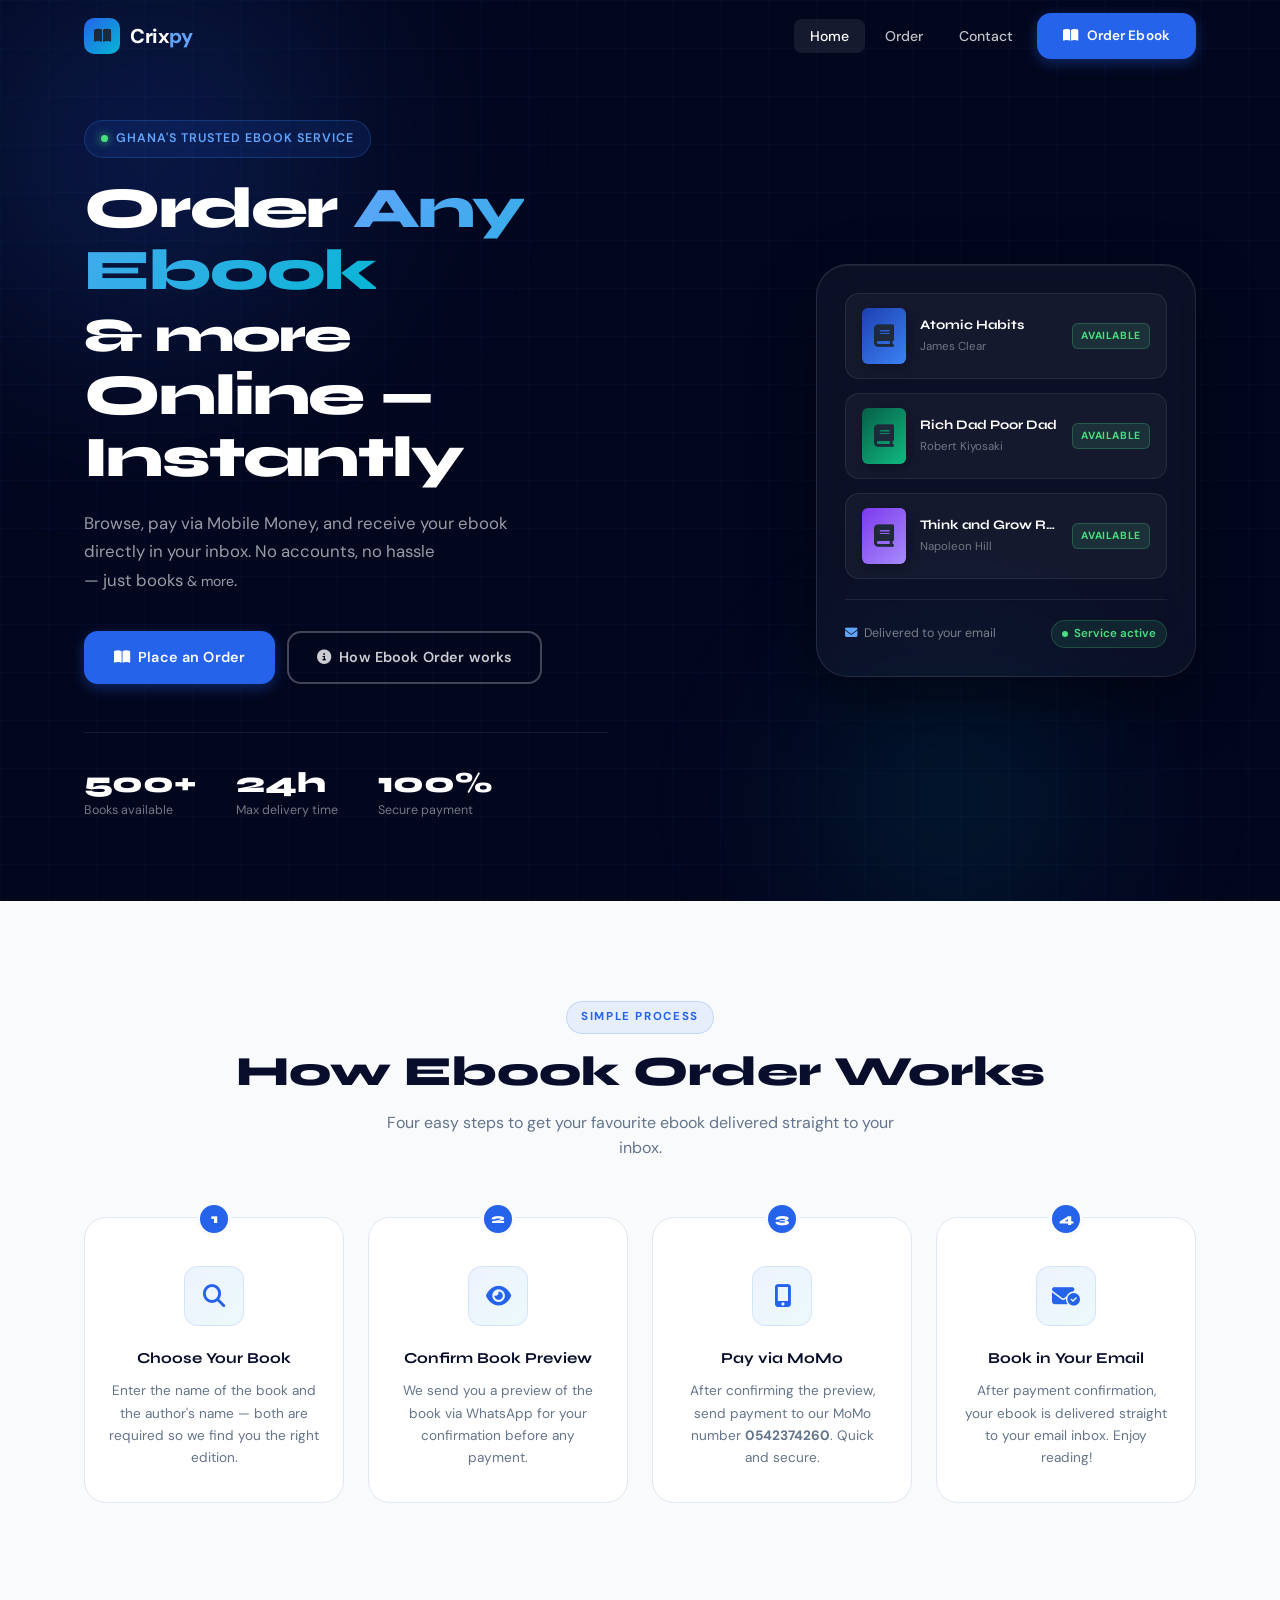
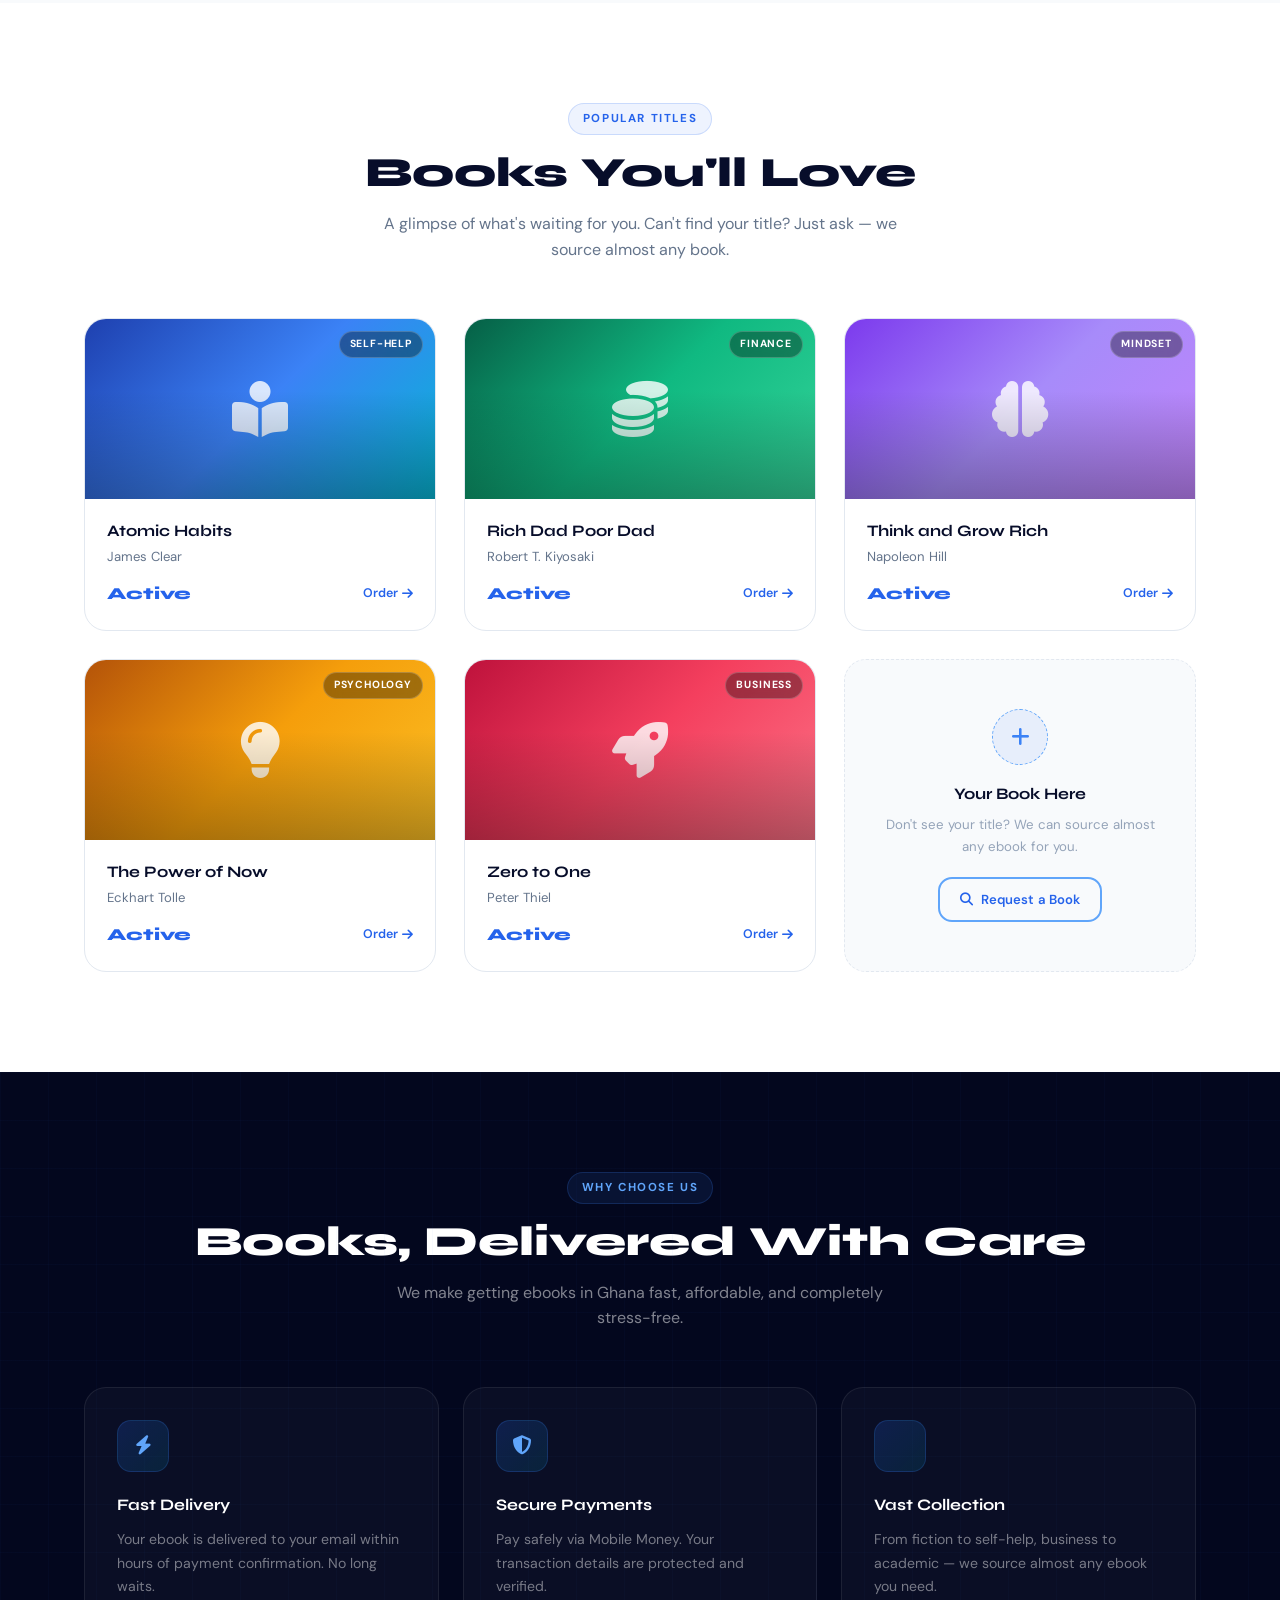
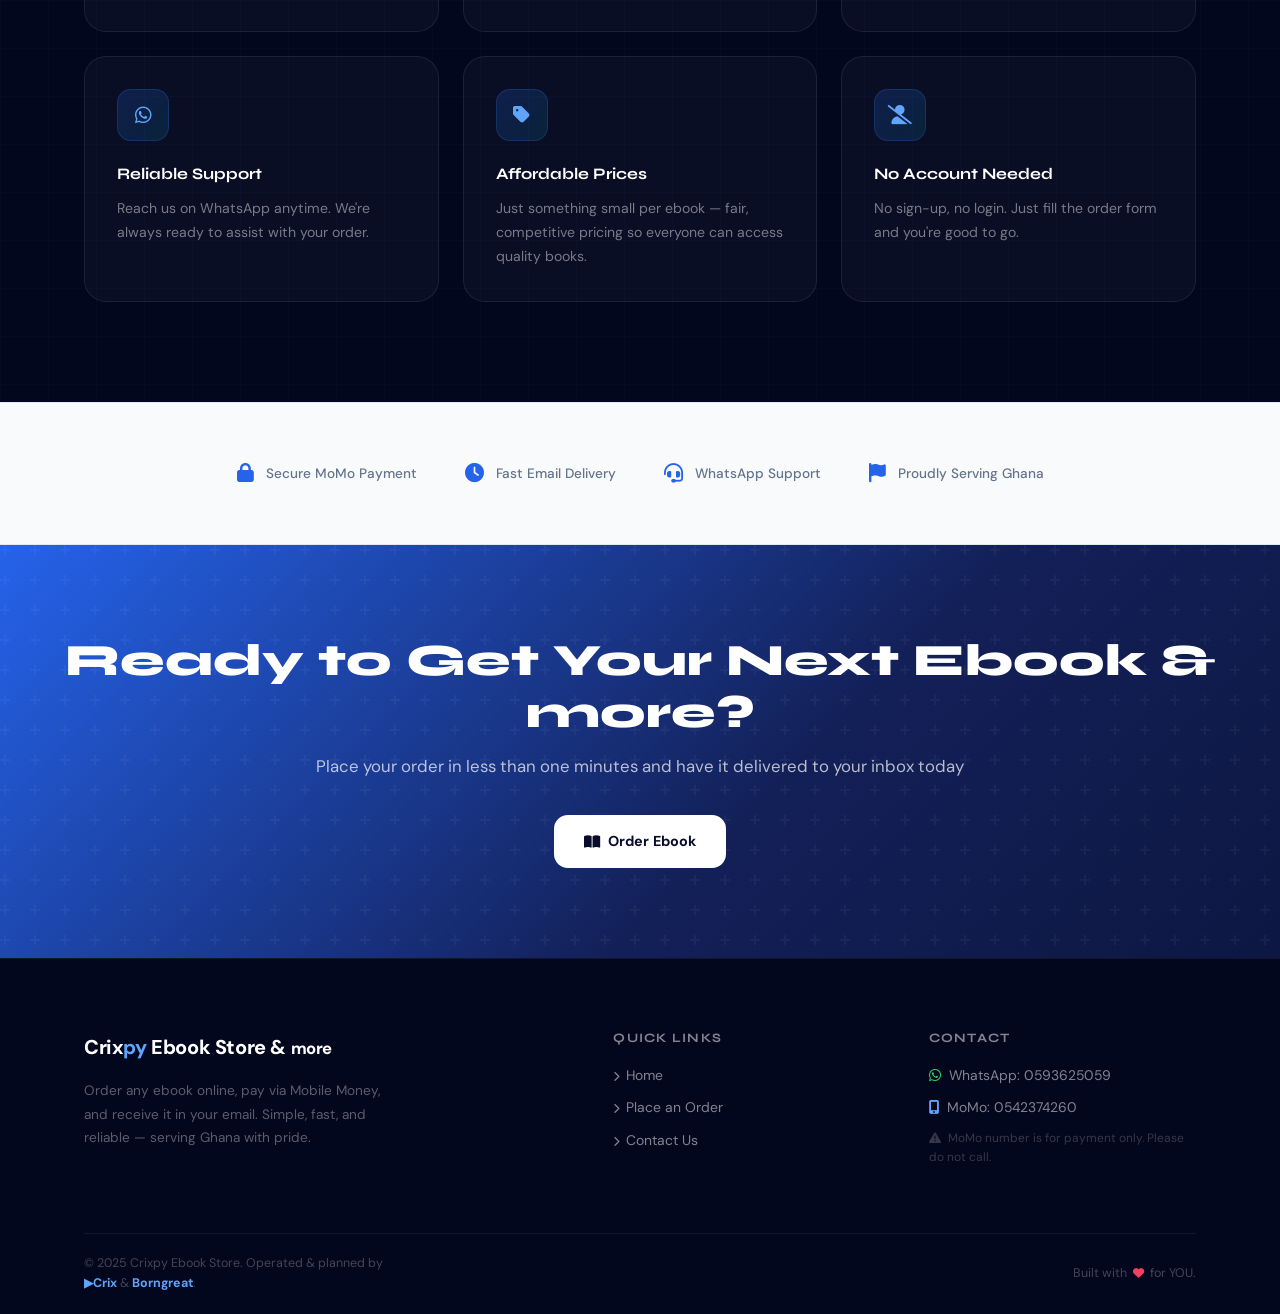
<file: index.html>
<!DOCTYPE html>
<html lang="en">
<head>
  <meta charset="UTF-8" />
  <meta name="viewport" content="width=device-width, initial-scale=1.0" />
  <title>Crixpy Ebook Store — Order Any Ebook Online</title>
  <meta name="description" content="Order any ebook online in Ghana. Pay via Mobile Money and receive your book by email. Fast, easy, and reliable." />
  <link rel="stylesheet" href="style.css" />
  <link rel="stylesheet" href="https://cdnjs.cloudflare.com/ajax/libs/font-awesome/6.5.1/css/all.min.css" />
  <link rel="icon" href="data:image/svg+xml,<svg xmlns='http://www.w3.org/2000/svg' viewBox='0 0 100 100'><text y='.9em' font-size='90'>📚</text></svg>" />
</head>
<body>

  <!-- ════════════ NAVBAR ════════════ -->
  <nav class="navbar" id="navbar">
    <div class="nav-inner">
      <a href="index.html" class="nav-logo">
        <div class="nav-logo-icon"><i class="fa-solid fa-book-open"></i></div>
        <span class="nav-logo-text">Crix<span>py</span></span>
      </a>
      <ul class="nav-links">
        <li><a href="index.html">Home</a></li>
        <li><a href="order.html">Order</a></li>
        <li><a href="contact.html">Contact</a></li>
      </ul>
      <a href="order.html" class="btn btn-primary nav-cta" style="padding:10px 24px;font-size:0.85rem;">
        <i class="fa-solid fa-book-open"></i> Order Ebook
      </a>
      <!-- <a href="https://vendor.selldataghana.com/crixdatahub" class="btn btn-white nav-cta" style="padding:10px 24px;font-size:0.85rem;margin-left: 5px;">
        <i class="fa-solid fa-cart-shopping"></i> Order Bundle
      </a> -->
      <button class="hamburger" id="hamburger" aria-label="Toggle Menu">
        <span></span><span></span><span></span>
      </button>
    </div>
  </nav>

  <!-- Mobile Menu -->
  <div class="mobile-menu" id="mobileMenu">
    <a href="index.html"><i class="fa-solid fa-house"></i> Home</a>
    <a href="order.html"><i class="fa-solid fa-book-open"></i> Order</a>
    <a href="contact.html"><i class="fa-solid fa-envelope"></i> Contact</a>
    <a href="order.html" class="btn btn-primary" style="text-align:center;border-radius:8px;margin-top:8px;">
      <i class="fa-solid fa-book-open"></i> Order Ebook
    </a>
    <!-- <a href="https://vendor.selldataghana.com/crixdatahub" class="btn btn-primary" style="text-align:center;border-radius:8px;margin-top:8px;">
      <i class="fa-solid fa-cart-shopping"></i> Order Bundle
    </a> -->
  </div>

  <!-- ════════════ HERO ════════════ -->
  <section class="hero">
    <div class="hero-bg-grid"></div>
    <div class="hero-orb hero-orb-1"></div>
    <div class="hero-orb hero-orb-2"></div>

    <div class="hero-inner">
      <!-- Left content -->
      <div class="hero-content">
        <div class="hero-badge">
          <div class="hero-badge-dot"></div>
          Ghana's trusted ebook service
        </div>
        <h1 class="hero-title">
          Order <em>Any Ebook</em><br><small>& more</small> Online — Instantly
        </h1>
        <p class="hero-sub">
          Browse, pay via Mobile Money, and receive your ebook directly in your inbox. No accounts, no hassle<br> — just books <small>& more</small>.
        </p>
        <div class="hero-actions">
          <a href="order.html" class="btn btn-primary">
            <i class="fa-solid fa-book-open"></i> Place an Order
          </a>
          <a href="#how-it-works" class="btn btn-outline" style="color:rgba(255,255,255,0.8);border-color:rgba(255,255,255,0.25);">
            <i class="fa-solid fa-circle-info"></i> How Ebook Order works
          </a>
        </div>
        <div class="hero-stats">
          <div>
            <div class="hero-stat-num">500+</div>
            <div class="hero-stat-label">Books available</div>
          </div>
          <div>
            <div class="hero-stat-num">24h</div>
            <div class="hero-stat-label">Max delivery time</div>
          </div>
          <div>
            <div class="hero-stat-num">100%</div>
            <div class="hero-stat-label">Secure payment</div>
          </div>
        </div>
      </div>

      <!-- Right visual -->
      <div class="hero-visual">
        <div class="hero-card">
          <div class="hero-book-stack">
            <div class="hero-book-item">
              <div class="hero-book-cover" style="background:linear-gradient(135deg,#1e40af,#3b82f6);">
                <i class="fa-solid fa-book"></i>
              </div>
              <div class="hero-book-info">
                <div class="hero-book-title">Atomic Habits</div>
                <div class="hero-book-author">James Clear</div>
              </div>
              <div class="hero-book-badge">Available</div>
            </div>
            <div class="hero-book-item">
              <div class="hero-book-cover" style="background:linear-gradient(135deg,#065f46,#10b981);">
                <i class="fa-solid fa-book"></i>
              </div>
              <div class="hero-book-info">
                <div class="hero-book-title">Rich Dad Poor Dad</div>
                <div class="hero-book-author">Robert Kiyosaki</div>
              </div>
              <div class="hero-book-badge">Available</div>
            </div>
            <div class="hero-book-item">
              <div class="hero-book-cover" style="background:linear-gradient(135deg,#7c3aed,#a78bfa);">
                <i class="fa-solid fa-book"></i>
              </div>
              <div class="hero-book-info">
                <div class="hero-book-title">Think and Grow Rich</div>
                <div class="hero-book-author">Napoleon Hill</div>
              </div>
              <div class="hero-book-badge">Available</div>
            </div>
          </div>
          <div class="hero-card-footer">
            <span class="hero-card-footer-text">
              <i class="fa-solid fa-envelope" style="color:var(--blue-300);margin-right:4px;"></i>
              Delivered to your email
            </span>
            <span class="hero-card-footer-badge">
              <span class="badge-dot-green"></span> Service active
            </span>
          </div>
        </div>
      </div>
    </div>
  </section>

  <!-- ════════════ HOW IT WORKS ════════════ -->
  <section class="how-it-works" id="how-it-works">
    <div class="container">
      <div class="text-center">
        <span class="section-label">Simple Process</span>
        <h2 class="section-title">How Ebook Order Works</h2>
        <p class="section-sub">Four easy steps to get your favourite ebook delivered straight to your inbox.</p>
      </div>
      <div class="steps-grid">
        <div class="step-card">
          <div class="step-number">1</div>
          <div class="step-icon"><i class="fa-solid fa-magnifying-glass"></i></div>
          <div class="step-title">Choose Your Book</div>
          <p class="step-desc">Enter the name of the book and the author's name — both are required so we find you the right edition.</p>
        </div>
        <div class="step-card">
          <div class="step-number">2</div>
          <div class="step-icon"><i class="fa-solid fa-eye"></i></div>
          <div class="step-title">Confirm Book Preview</div>
          <p class="step-desc">We send you a preview of the book via WhatsApp for your confirmation before any payment.</p>
        </div>
        <div class="step-card">
          <div class="step-number">3</div>
          <div class="step-icon"><i class="fa-solid fa-mobile-screen-button"></i></div>
          <div class="step-title">Pay via MoMo</div>
          <p class="step-desc">After confirming the preview, send payment to our MoMo number <strong>0542374260</strong>. Quick and secure.</p>
        </div>
        <div class="step-card">
          <div class="step-number">4</div>
          <div class="step-icon"><i class="fa-solid fa-envelope-circle-check"></i></div>
          <div class="step-title">Book in Your Email</div>
          <p class="step-desc">After payment confirmation, your ebook is delivered straight to your email inbox. Enjoy reading!</p>
        </div>
      </div>
    </div>
  </section>
  
  <!-- ============ How it Works(data)========= -->
   <!-- <section class="how-it-works" id="how-it-works">
    <div class="container">
      <div class="text-center">
        <span class="section-label">One Step</span>
        <h2 class="section-title">How Get Affordable Data Bundle</h2>
        <p class="section-sub">This is the Only step to get your affordable Data purchases.</p>
      </div>
      <div class="steps-grid">
        <div class="step-card">
          <div class="step-number">1</div>
          <div class="step-icon"><i class="fa-solid fa-mobile-screen-button"></i></div>
          <div class="step-title">Locate the Order Bundle button and open it</div>
          <p class="step-desc">After opening, locate the type of network you are want to purchase the data from and <strong>open</strong> it. Choose your Choice.</p>
        </div>
      </div>
    </div>
   </section> -->

  <!-- ════════════ FEATURED BOOKS ════════════ -->
  <section class="featured-books">
    <div class="container">
      <div class="text-center">
        <span class="section-label">Popular Titles</span>
        <h2 class="section-title">Books You'll Love</h2>
        <p class="section-sub">A glimpse of what's waiting for you. Can't find your title? Just ask — we source almost any book.</p>
      </div>
      <div class="books-grid">

        <div class="book-card">
          <div class="book-card-cover" style="background:linear-gradient(135deg,#1e40af,#3b82f6,#06b6d4);">
            <i class="fa-solid fa-book-open-reader"></i>
            <div class="book-card-cover-overlay"></div>
            <span class="book-card-genre">Self-Help</span>
          </div>
          <div class="book-card-body">
            <div class="book-card-title">Atomic Habits</div>
            <div class="book-card-author">James Clear</div>
            <div class="book-card-footer">
              <span class="book-card-price">Active</span>
              <a href="order.html" class="book-card-cta">Order <i class="fa-solid fa-arrow-right"></i></a>
            </div>
          </div>
        </div>

        <div class="book-card">
          <div class="book-card-cover" style="background:linear-gradient(135deg,#065f46,#10b981,#34d399);">
            <i class="fa-solid fa-coins"></i>
            <div class="book-card-cover-overlay"></div>
            <span class="book-card-genre">Finance</span>
          </div>
          <div class="book-card-body">
            <div class="book-card-title">Rich Dad Poor Dad</div>
            <div class="book-card-author">Robert T. Kiyosaki</div>
            <div class="book-card-footer">
              <span class="book-card-price">Active</span>
              <a href="order.html" class="book-card-cta">Order <i class="fa-solid fa-arrow-right"></i></a>
            </div>
          </div>
        </div>

        <div class="book-card">
          <div class="book-card-cover" style="background:linear-gradient(135deg,#7c3aed,#a78bfa,#c084fc);">
            <i class="fa-solid fa-brain"></i>
            <div class="book-card-cover-overlay"></div>
            <span class="book-card-genre">Mindset</span>
          </div>
          <div class="book-card-body">
            <div class="book-card-title">Think and Grow Rich</div>
            <div class="book-card-author">Napoleon Hill</div>
            <div class="book-card-footer">
              <span class="book-card-price">Active</span>
              <a href="order.html" class="book-card-cta">Order <i class="fa-solid fa-arrow-right"></i></a>
            </div>
          </div>
        </div>

        <div class="book-card">
          <div class="book-card-cover" style="background:linear-gradient(135deg,#b45309,#f59e0b,#fbbf24);">
            <i class="fa-solid fa-lightbulb"></i>
            <div class="book-card-cover-overlay"></div>
            <span class="book-card-genre">Psychology</span>
          </div>
          <div class="book-card-body">
            <div class="book-card-title">The Power of Now</div>
            <div class="book-card-author">Eckhart Tolle</div>
            <div class="book-card-footer">
              <span class="book-card-price">Active</span>
              <a href="order.html" class="book-card-cta">Order <i class="fa-solid fa-arrow-right"></i></a>
            </div>
          </div>
        </div>

        <div class="book-card">
          <div class="book-card-cover" style="background:linear-gradient(135deg,#be123c,#f43f5e,#fb7185);">
            <i class="fa-solid fa-rocket"></i>
            <div class="book-card-cover-overlay"></div>
            <span class="book-card-genre">Business</span>
          </div>
          <div class="book-card-body">
            <div class="book-card-title">Zero to One</div>
            <div class="book-card-author">Peter Thiel</div>
            <div class="book-card-footer">
              <span class="book-card-price">Active</span>
              <a href="order.html" class="book-card-cta">Order <i class="fa-solid fa-arrow-right"></i></a>
            </div>
          </div>
        </div>

        <div class="book-card" style="border-style:dashed;background:var(--gray-50);display:flex;flex-direction:column;align-items:center;justify-content:center;min-height:280px;text-align:center;padding:32px;">
          <div style="width:56px;height:56px;border-radius:50%;background:rgba(37,99,235,0.08);border:1px dashed var(--blue-300);display:grid;place-items:center;margin:0 auto 16px;color:var(--blue-400);font-size:1.3rem;">
            <i class="fa-solid fa-plus"></i>
          </div>
          <div style="font-family:'Syne',sans-serif;font-weight:700;color:var(--navy-900);margin-bottom:8px;">Your Book Here</div>
          <p style="font-size:0.83rem;color:var(--gray-400);margin-bottom:20px;">Don't see your title? We can source almost any ebook for you.</p>
          <a href="order.html" class="btn btn-outline" style="font-size:0.82rem;padding:10px 20px;">
            <i class="fa-solid fa-search"></i> Request a Book
          </a>
        </div>

      </div>
    </div>
  </section>

  <!-- ════════════ WHY US ════════════ -->
  <section class="why-us">
    <div class="container">
      <div class="text-center">
        <span class="section-label">Why Choose Us</span>
        <h2 class="section-title">Books, Delivered With Care</h2>
        <p class="section-sub">We make getting ebooks in Ghana fast, affordable, and completely stress-free.</p>
      </div>
      <div class="features-grid">
        <div class="feature-card">
          <div class="feature-icon"><i class="fa-solid fa-bolt"></i></div>
          <div class="feature-title">Fast Delivery</div>
          <p class="feature-desc">Your ebook is delivered to your email within hours of payment confirmation. No long waits.</p>
        </div>
        <div class="feature-card">
          <div class="feature-icon"><i class="fa-solid fa-shield-halved"></i></div>
          <div class="feature-title">Secure Payments</div>
          <p class="feature-desc">Pay safely via Mobile Money. Your transaction details are protected and verified.</p>
        </div>
        <div class="feature-card">
          <div class="feature-icon"><i class="fa-solid fa-books"></i></div>
          <div class="feature-title">Vast Collection</div>
          <p class="feature-desc">From fiction to self-help, business to academic — we source almost any ebook you need.</p>
        </div>
        <div class="feature-card">
          <div class="feature-icon"><i class="fa-brands fa-whatsapp"></i></div>
          <div class="feature-title">Reliable Support</div>
          <p class="feature-desc">Reach us on WhatsApp anytime. We're always ready to assist with your order.</p>
        </div>
        <div class="feature-card">
          <div class="feature-icon"><i class="fa-solid fa-tag"></i></div>
          <div class="feature-title">Affordable Prices</div>
          <p class="feature-desc">Just something small per ebook — fair, competitive pricing so everyone can access quality books.</p>
        </div>
        <div class="feature-card">
          <div class="feature-icon"><i class="fa-solid fa-user-slash"></i></div>
          <div class="feature-title">No Account Needed</div>
          <p class="feature-desc">No sign-up, no login. Just fill the order form and you're good to go.</p>
        </div>
      </div>
    </div>
  </section>

  <!-- ════════════ TRUST STRIP ════════════ -->
  <section style="padding:60px 0;background:var(--gray-50);border-top:1px solid var(--gray-200);border-bottom:1px solid var(--gray-200);">
    <div class="container">
      <div style="display:flex;align-items:center;justify-content:center;gap:48px;flex-wrap:wrap;text-align:center;">
        <div style="display:flex;align-items:center;gap:12px;color:var(--gray-500);font-size:0.85rem;font-weight:500;">
          <i class="fa-solid fa-lock" style="color:var(--blue-500);font-size:1.2rem;"></i>
          Secure MoMo Payment
        </div>
        <div style="display:flex;align-items:center;gap:12px;color:var(--gray-500);font-size:0.85rem;font-weight:500;">
          <i class="fa-solid fa-clock" style="color:var(--blue-500);font-size:1.2rem;"></i>
          Fast Email Delivery
        </div>
        <div style="display:flex;align-items:center;gap:12px;color:var(--gray-500);font-size:0.85rem;font-weight:500;">
          <i class="fa-solid fa-headset" style="color:var(--blue-500);font-size:1.2rem;"></i>
          WhatsApp Support
        </div>
        <div style="display:flex;align-items:center;gap:12px;color:var(--gray-500);font-size:0.85rem;font-weight:500;">
          <i class="fa-solid fa-flag" style="color:var(--blue-500);font-size:1.2rem;"></i>
          Proudly Serving Ghana
        </div>
      </div>
    </div>
  </section>

  <!-- ════════════ CTA BANNER ════════════ -->
  <section class="cta-banner">
    <div class="cta-inner">
      <h2 class="cta-title">Ready to Get Your Next Ebook <!--Or Data Bundle--> & more?</h2>
      <p class="cta-sub">Place your order in less than one minutes and have it delivered to your inbox<!--(ebook)--> today <!--or SIM(data bundle).--></p>
      <div class="cta-actions">
        <a href="order.html" class="btn btn-white">
          <i class="fa-solid fa-book-open"></i>
          Order Ebook
        </a>
        <!-- <a href="https://vendor.selldataghana.com/crixdatahub" target="_blank" class="btn btn-outline" style="color:#fff;border-color:rgba(255,255,255,0.3);">
          <i class="fa-brands fa-whatsapp"></i>
           Order Data bundle
        </a> -->
      </div>
    </div>
  </section>

  <!-- ════════════ FOOTER ════════════ -->
  <footer class="footer">
    <div class="container">
      <div class="footer-grid">
        <div class="footer-brand">
          <span class="nav-logo-text">Crix<span style="color:var(--blue-300);">py</span> Ebook Store & <small>more</small></span>
          <p>Order any ebook online, pay via Mobile Money, and receive it in your email. Simple, fast, and reliable — serving Ghana with pride.</p>
          <!-- <div style="display:flex;gap:12px;margin-top:20px;">
            <a href="https://wa.me/233593625059" target="_blank" style="width:36px;height:36px;border-radius:8px;background:rgba(255,255,255,0.06);border:1px solid rgba(255,255,255,0.1);display:grid;place-items:center;color:rgba(255,255,255,0.5);font-size:0.9rem;transition:all 0.2s;" onmouseover="this.style.color='#25d366';this.style.borderColor='#25d366';" onmouseout="this.style.color='rgba(255,255,255,0.5)';this.style.borderColor='rgba(255,255,255,0.1)';">
              <i class="fa-brands fa-whatsapp"></i>
            </a>
          </div> -->
        </div>
        <div class="footer-col">
          <h4>Quick Links</h4>
          <a href="index.html"><i class="fa-solid fa-chevron-right" style="font-size:0.65rem;margin-right:6px;"></i>Home</a>
          <a href="order.html"><i class="fa-solid fa-chevron-right" style="font-size:0.65rem;margin-right:6px;"></i>Place an Order</a>
          <a href="contact.html"><i class="fa-solid fa-chevron-right" style="font-size:0.65rem;margin-right:6px;"></i>Contact Us</a>
        </div>
        <div class="footer-col">
          <h4>Contact</h4>
          <p>
            <a href="https://wa.me/233593625059" target="_blank">
            <i class="fa-brands fa-whatsapp" style="color:var(--wa-green);margin-right:8px;"></i>WhatsApp: 0593625059</a></p>
          <p><i class="fa-solid fa-mobile-screen-button" style="color:var(--blue-300);margin-right:8px;"></i>MoMo: 0542374260</p>
          <p style="font-size:0.75rem;color:rgba(255,255,255,0.2);margin-top:6px;">
            <i class="fa-solid fa-triangle-exclamation" style="margin-right:4px;"></i>
            MoMo number is for payment only. Please do not call.
          </p>
        </div>
      </div>
      <div class="footer-bottom">
        <span>© 2025 Crixpy Ebook Store. Operated &amp; planned by<br><strong style="color:var(--blue-300);">▶Crix</strong> &amp; <strong style="color:var(--blue-300);">Borngreat</strong>.</span>
        <span style="display:flex;align-items:center;gap:6px;">
          Built with <i class="fa-solid fa-heart" style="color:#f43f5e;font-size:0.7rem;"></i> for YOU.
        </span>
      </div>
    </div>
  </footer>

  <script src="script.js"></script>
</body>
</html>
</file>
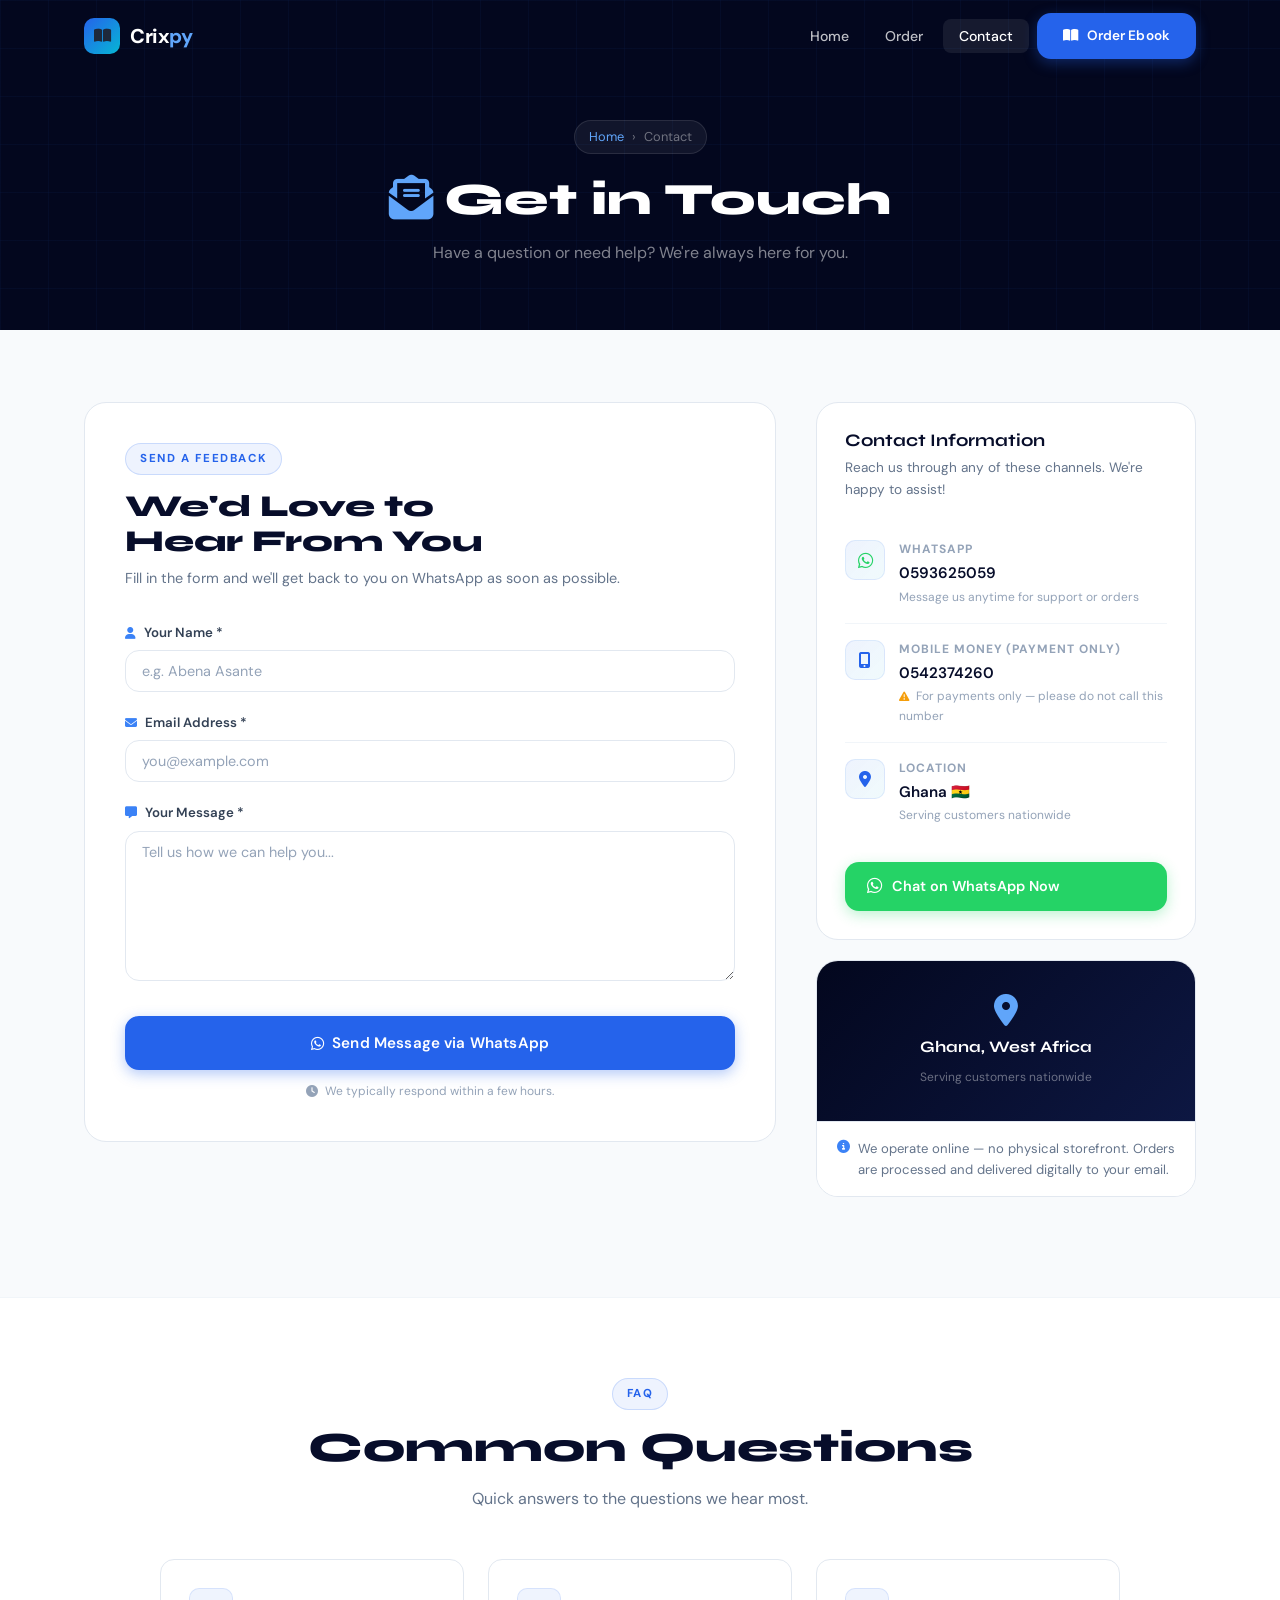
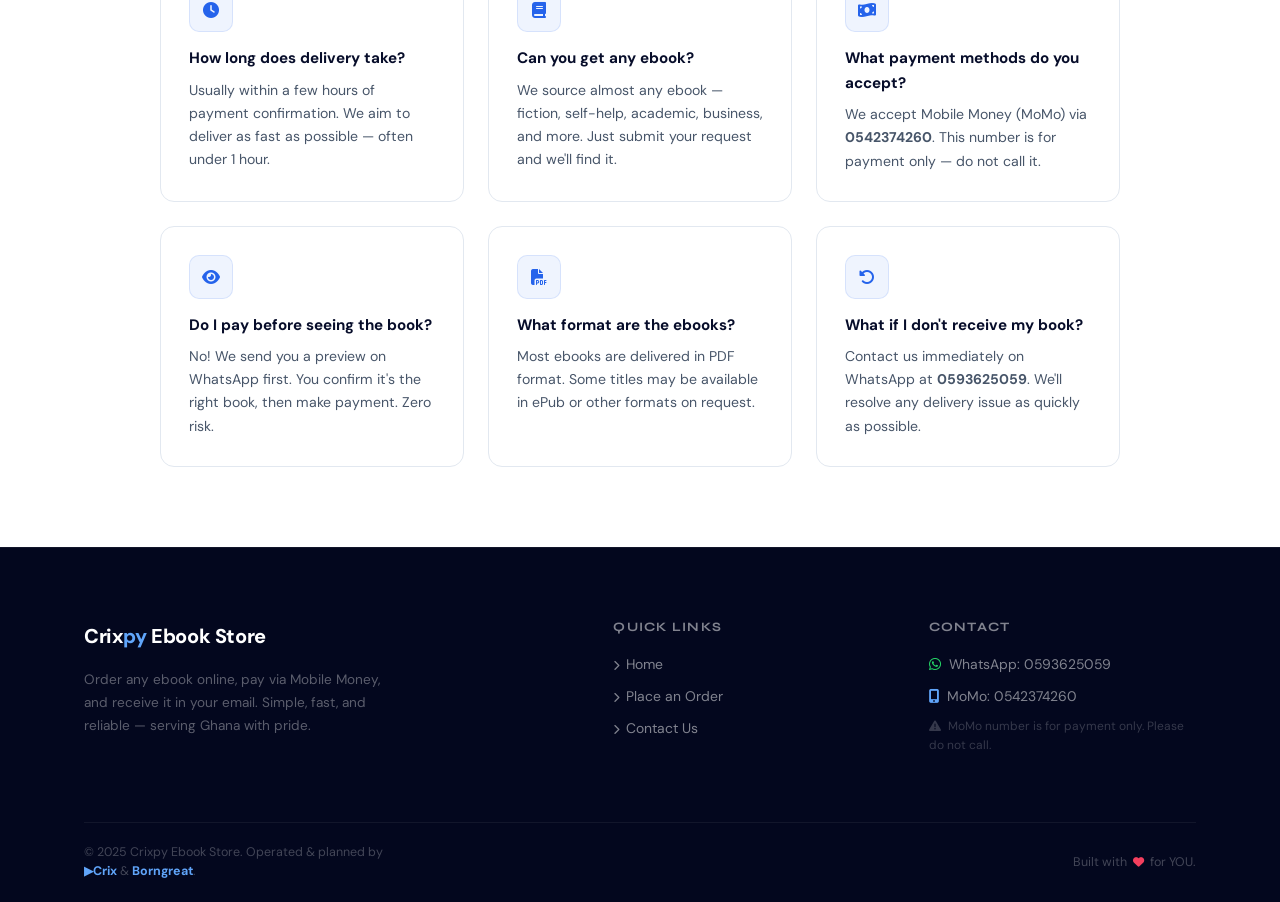
<file: contact.html>
<!DOCTYPE html>
<html lang="en">
<head>
  <meta charset="UTF-8" />
  <meta name="viewport" content="width=device-width, initial-scale=1.0" />
  <title>Contact Us — Crixpy Ebook Store</title>
  <meta name="description" content="Get in touch with Crixpy Ebook Store via WhatsApp or our contact form. We're here to help." />
  <link rel="stylesheet" href="style.css" />
  <link rel="stylesheet" href="https://cdnjs.cloudflare.com/ajax/libs/font-awesome/6.5.1/css/all.min.css" />
  <link rel="icon" href="data:image/svg+xml,<svg xmlns='http://www.w3.org/2000/svg' viewBox='0 0 100 100'><text y='.9em' font-size='90'>📚</text></svg>" />
</head>
<body>

  <!-- ════════════ NAVBAR ════════════ -->
  <nav class="navbar scrolled" id="navbar">
    <div class="nav-inner">
      <a href="index.html" class="nav-logo">
        <div class="nav-logo-icon"><i class="fa-solid fa-book-open"></i></div>
        <span class="nav-logo-text">Crix<span>py</span></span>
      </a>
      <ul class="nav-links">
        <li><a href="index.html">Home</a></li>
        <li><a href="order.html">Order</a></li>
        <li><a href="contact.html">Contact</a></li>
      </ul>
      <a href="order.html" class="btn btn-primary nav-cta" style="padding:10px 24px;font-size:0.85rem;">
        <i class="fa-solid fa-book-open"></i> Order Ebook
      </a>
      <!-- <a href="https://vendor.selldataghana.com/crixdatahub" class="btn btn-white nav-cta" style="padding:10px 24px;font-size:0.85rem;margin-left: 5px;">
        <i class="fa-solid fa-cart-shopping"></i> Order Bundle
      </a> -->
      <button class="hamburger" id="hamburger" aria-label="Toggle Menu">
        <span></span><span></span><span></span>
      </button>
    </div>
  </nav>

  <!-- Mobile Menu -->
  <div class="mobile-menu" id="mobileMenu">
    <a href="index.html"><i class="fa-solid fa-house"></i> Home</a>
    <a href="order.html"><i class="fa-solid fa-book-open"></i> Order</a>
    <a href="contact.html"><i class="fa-solid fa-envelope"></i> Contact</a>
     <a href="order.html" class="btn btn-primary" style="text-align:center;border-radius:8px;margin-top:8px;">
      <i class="fa-solid fa-book-open"></i> Order Ebook
    </a>
    <!-- <a href="https://vendor.selldataghana.com/crixdatahub" class="btn btn-primary" style="text-align:center;border-radius:8px;margin-top:8px;">
      <i class="fa-solid fa-cart-shopping"></i> Order Bundle
    </a> -->
  </div>

  <!-- ════════════ PAGE HEADER ════════════ -->
  <div class="page-header">
    <div class="page-breadcrumb">
      <a href="index.html">Home</a>
      <span>›</span>
      <span>Contact</span>
    </div>
    <h1><i class="fa-solid fa-envelope-open-text" style="color:var(--blue-300);margin-right:10px;"></i>Get in Touch</h1>
    <p>Have a question or need help? We're always here for you.</p>
  </div>

  <!-- ════════════ CONTACT SECTION ════════════ -->
  <section class="contact-section">
    <div class="container">
      <div class="contact-layout">

        <!-- CONTACT FORM -->
        <div class="contact-form-wrap">
          <span class="section-label">Send a feedback</span>
          <h2 class="section-title" style="font-size:1.9rem;margin-bottom:8px;">We'd Love to<br>Hear From You</h2>
          <p style="color:var(--gray-500);font-size:0.9rem;margin-bottom:32px;">Fill in the form and we'll get back to you on WhatsApp as soon as possible.</p>

          <form id="contactForm" novalidate>
            <div class="form-group">
              <label for="cName">
                <i class="fa-solid fa-user" style="color:var(--blue-400);margin-right:5px;font-size:0.75rem;"></i>
                Your Name *
              </label>
              <input type="text" id="cName" name="cName" placeholder="e.g. Abena Asante" required autocomplete="name" />
            </div>
            <div class="form-group">
              <label for="cEmail">
                <i class="fa-solid fa-envelope" style="color:var(--blue-400);margin-right:5px;font-size:0.75rem;"></i>
                Email Address *
              </label>
              <input type="email" id="cEmail" name="cEmail" placeholder="you@example.com" required autocomplete="email" />
            </div>
            <div class="form-group">
              <label for="cMessage">
                <i class="fa-solid fa-message" style="color:var(--blue-400);margin-right:5px;font-size:0.75rem;"></i>
                Your Message *
              </label>
              <textarea id="cMessage" name="cMessage" placeholder="Tell us how we can help you..." required style="min-height:150px;"></textarea>
            </div>
            <button type="submit" class="btn btn-primary form-btn">
              <i class="fa-brands fa-whatsapp"></i>
              Send Message via WhatsApp
            </button>
            <p style="font-size:0.75rem;color:var(--gray-400);text-align:center;margin-top:12px;">
              <i class="fa-solid fa-clock" style="margin-right:4px;"></i>
              We typically respond within a few hours.
            </p>
          </form>
        </div>

        <!-- CONTACT INFO SIDEBAR -->
        <div>
          <!-- Info Card -->
          <div class="contact-info-card">
            <h3 class="contact-info-title">Contact Information</h3>
            <p class="contact-info-sub">Reach us through any of these channels. We're happy to assist!</p>

            <div class="contact-info-item">
              <div class="contact-info-icon">
                <i class="fa-brands fa-whatsapp" style="color:var(--wa-green);font-size:1.1rem;"></i>
              </div>
              <div>
                <div class="contact-info-label">WhatsApp</div>
                <div class="contact-info-value">0593625059</div>
                <div class="contact-info-note">Message us anytime for support or orders</div>
              </div>
            </div>

            <div class="contact-info-item">
              <div class="contact-info-icon">
                <i class="fa-solid fa-mobile-screen-button"></i>
              </div>
              <div>
                <div class="contact-info-label">Mobile Money (Payment Only)</div>
                <div class="contact-info-value">0542374260</div>
                <div class="contact-info-note">
                  <i class="fa-solid fa-triangle-exclamation" style="color:#f59e0b;margin-right:4px;font-size:0.65rem;"></i>
                  For payments only — please do not call this number
                </div>
              </div>
            </div>

            <div class="contact-info-item" style="border-bottom:none;">
              <div class="contact-info-icon">
                <i class="fa-solid fa-location-dot"></i>
              </div>
              <div>
                <div class="contact-info-label">Location</div>
                <div class="contact-info-value">Ghana 🇬🇭</div>
                <div class="contact-info-note">Serving customers nationwide</div>
              </div>
            </div>

            <a href="https://wa.me/233593625059" target="_blank" class="wa-btn" style="margin-top:20px;">
              <i class="fa-brands fa-whatsapp wa-btn-icon" style="font-size:1.1rem;"></i>
              Chat on WhatsApp Now
            </a>
          </div>

          <!-- Map placeholder -->
          <div class="map-placeholder">
            <div class="map-embed" style="background:linear-gradient(135deg,var(--navy-950),var(--navy-800));">
              <i class="fa-solid fa-location-dot map-embed-icon" style="color:var(--blue-300);font-size:2rem;"></i>
              <span style="font-weight:700;color:var(--white);font-family:'Syne',sans-serif;">Ghana, West Africa</span>
              <span style="font-size:0.75rem;color:rgba(255,255,255,0.4);">Serving customers nationwide</span>
            </div>
            <div style="padding:16px 20px;background:var(--white);border-top:1px solid var(--gray-200);">
              <p style="font-size:0.82rem;color:var(--gray-500);display:flex;gap:8px;align-items:flex-start;">
                <i class="fa-solid fa-circle-info" style="color:var(--blue-400);margin-top:2px;flex-shrink:0;"></i>
                We operate online — no physical storefront. Orders are processed and delivered digitally to your email.
              </p>
            </div>
          </div>
        </div>

      </div>
    </div>
  </section>

  <!-- ════════════ FAQ STRIP ════════════ -->
  <section style="padding:80px 0;background:var(--white);border-top:1px solid var(--gray-100);">
    <div class="container">
      <div class="text-center" style="margin-bottom:48px;">
        <span class="section-label">FAQ</span>
        <h2 class="section-title">Common Questions</h2>
        <p class="section-sub">Quick answers to the questions we hear most.</p>
      </div>
      <div style="display:grid;grid-template-columns:repeat(auto-fit,minmax(260px,1fr));gap:24px;max-width:960px;margin:0 auto;">

        <div class="faq-card">
          <div class="faq-icon"><i class="fa-solid fa-clock"></i></div>
          <div class="faq-question">How long does delivery take?</div>
          <p class="faq-answer">Usually within a few hours of payment confirmation. We aim to deliver as fast as possible — often under 1 hour.</p>
        </div>

        <div class="faq-card">
          <div class="faq-icon"><i class="fa-solid fa-book"></i></div>
          <div class="faq-question">Can you get any ebook?</div>
          <p class="faq-answer">We source almost any ebook — fiction, self-help, academic, business, and more. Just submit your request and we'll find it.</p>
        </div>

        <div class="faq-card">
          <div class="faq-icon"><i class="fa-solid fa-money-bill-wave"></i></div>
          <div class="faq-question">What payment methods do you accept?</div>
          <p class="faq-answer">We accept Mobile Money (MoMo) via <strong>0542374260</strong>. This number is for payment only — do not call it.</p>
        </div>

        <div class="faq-card">
          <div class="faq-icon"><i class="fa-solid fa-eye"></i></div>
          <div class="faq-question">Do I pay before seeing the book?</div>
          <p class="faq-answer">No! We send you a preview on WhatsApp first. You confirm it's the right book, then make payment. Zero risk.</p>
        </div>

        <div class="faq-card">
          <div class="faq-icon"><i class="fa-solid fa-file-pdf"></i></div>
          <div class="faq-question">What format are the ebooks?</div>
          <p class="faq-answer">Most ebooks are delivered in PDF format. Some titles may be available in ePub or other formats on request.</p>
        </div>

        <div class="faq-card">
          <div class="faq-icon"><i class="fa-solid fa-rotate-left"></i></div>
          <div class="faq-question">What if I don't receive my book?</div>
          <p class="faq-answer">Contact us immediately on WhatsApp at <strong>0593625059</strong>. We'll resolve any delivery issue as quickly as possible.</p>
        </div>

      </div>
    </div>
  </section>

  <!-- ════════════ FOOTER ════════════ -->
  <footer class="footer">
    <div class="container">
      <div class="footer-grid">
        <div class="footer-brand">
          <span class="nav-logo-text">Crix<span style="color:var(--blue-300);">py</span> Ebook Store</span>
          <p>Order any ebook online, pay via Mobile Money, and receive it in your email. Simple, fast, and reliable — serving Ghana with pride.</p>
        </div>
        <div class="footer-col">
          <h4>Quick Links</h4>
          <a href="index.html"><i class="fa-solid fa-chevron-right" style="font-size:0.65rem;margin-right:6px;"></i>Home</a>
          <a href="order.html"><i class="fa-solid fa-chevron-right" style="font-size:0.65rem;margin-right:6px;"></i>Place an Order</a>
          <a href="contact.html"><i class="fa-solid fa-chevron-right" style="font-size:0.65rem;margin-right:6px;"></i>Contact Us</a>
        </div>
        <div class="footer-col">
          <h4>Contact</h4>
          <p>
            <a href="https://wa.me/233593625059" target="_blank">
            <i class="fa-brands fa-whatsapp" style="color:var(--wa-green);margin-right:8px;"></i>WhatsApp: 0593625059</a></p>
          <p><i class="fa-solid fa-mobile-screen-button" style="color:var(--blue-300);margin-right:8px;"></i>MoMo: 0542374260</p>
          <p style="font-size:0.75rem;color:rgba(255,255,255,0.2);margin-top:6px;">
            <i class="fa-solid fa-triangle-exclamation" style="margin-right:4px;"></i>
            MoMo number is for payment only. Please do not call.
          </p>
        </div>
      </div>
      <div class="footer-bottom">
        <span>© 2025 Crixpy Ebook Store. Operated &amp; planned by<br><strong style="color:var(--blue-300);">▶Crix</strong> &amp; <strong style="color:var(--blue-300);">Borngreat</strong>.</span>
        <span style="display:flex;align-items:center;gap:6px;">Built with <i class="fa-solid fa-heart" style="color:#f43f5e;font-size:0.7rem;"></i> for YOU.</span>
      </div>
    </div>
  </footer>

  <!-- ════════════ CONTACT SUCCESS POPUP ════════════ -->
  <div class="popup-overlay" id="contactPopup">
    <div class="popup-box">
      <div class="popup-icon">
        <i class="fa-solid fa-paper-plane" style="color:var(--blue-500);"></i>
      </div>
      <h2 class="popup-title">Message Sent!</h2>
      <p class="popup-text">
        Your message has been forwarded to us via WhatsApp. We'll get back to you as soon as possible.<br><br>
        Thank you for reaching out to Crixpy Ebook Store!
      </p>
      <button class="btn btn-primary popup-close" onclick="closePopup('contactPopup')">
        <i class="fa-solid fa-check"></i> Got It
      </button>
    </div>
  </div>

  <!-- Toast -->
  <div class="toast" id="toast">
    <i class="fa-solid fa-circle-check toast-icon"></i>
    <span id="toastMsg">Message sent successfully!</span>
  </div>

  <script src="script.js"></script>
</body>
</html>
</file>
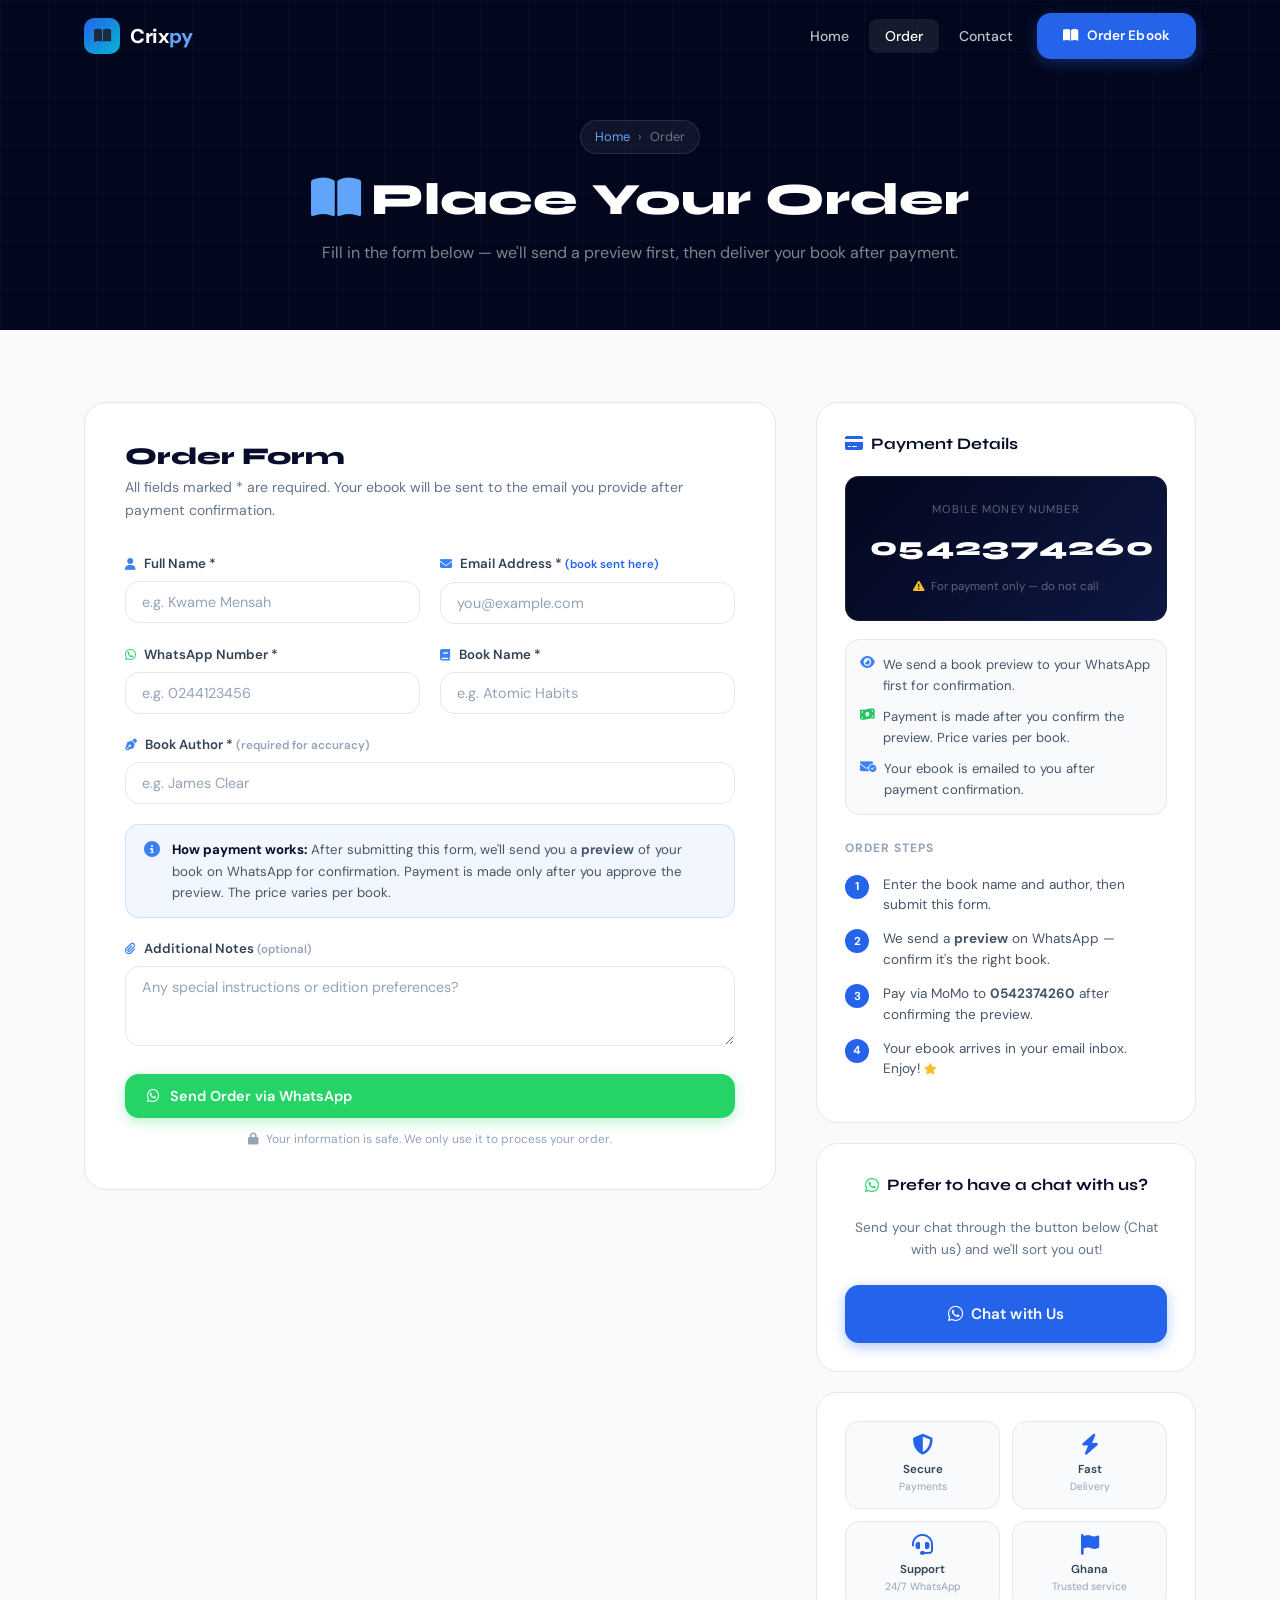
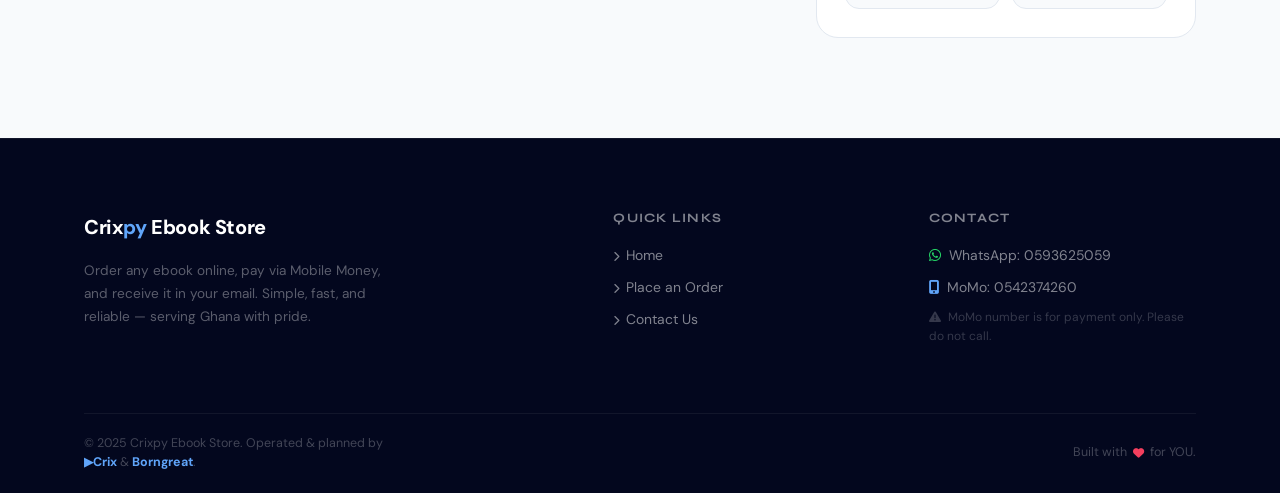
<file: order.html>
<!DOCTYPE html>
<html lang="en">
<head>
  <meta charset="UTF-8" />
  <meta name="viewport" content="width=device-width, initial-scale=1.0" />
  <title>Place an Order — Crixpy Ebook Store</title>
  <meta name="description" content="Order your ebook: fill the form, confirm the preview via WhatsApp, pay via MoMo, and receive your book by email." />
  <link rel="stylesheet" href="style.css" />
  <link rel="stylesheet" href="https://cdnjs.cloudflare.com/ajax/libs/font-awesome/6.5.1/css/all.min.css" />
  <link rel="icon" href="data:image/svg+xml,<svg xmlns='http://www.w3.org/2000/svg' viewBox='0 0 100 100'><text y='.9em' font-size='90'>📚</text></svg>" />
</head>
<body>

  <!-- ════════════ NAVBAR ════════════ -->
  <nav class="navbar scrolled" id="navbar">
    <div class="nav-inner">
      <a href="index.html" class="nav-logo">
        <div class="nav-logo-icon"><i class="fa-solid fa-book-open"></i></div>
        <span class="nav-logo-text">Crix<span>py</span></span>
      </a>
      <ul class="nav-links">
        <li><a href="index.html">Home</a></li>
        <li><a href="order.html">Order</a></li>
        <li><a href="contact.html">Contact</a></li>
      </ul>
      <a href="order.html" class="btn btn-primary nav-cta" style="padding:10px 24px;font-size:0.85rem;">
        <i class="fa-solid fa-book-open"></i> Order Ebook
      </a>
      <!-- <a href="https://vendor.selldataghana.com/crixdatahub" class="btn btn-white nav-cta" style="padding:10px 24px;font-size:0.85rem;margin-left: 5px;">
        <i class="fa-solid fa-cart-shopping"></i> Order Bundle
      </a> -->
      <button class="hamburger" id="hamburger" aria-label="Toggle Menu">
        <span></span><span></span><span></span>
      </button>
    </div>
  </nav>

  <!-- Mobile Menu -->
  <div class="mobile-menu" id="mobileMenu">
    <a href="index.html"><i class="fa-solid fa-house"></i> Home</a>
    <a href="order.html"><i class="fa-solid fa-book-open"></i> Order</a>
    <a href="contact.html"><i class="fa-solid fa-envelope"></i> Contact</a>
     <a href="order.html" class="btn btn-primary" style="text-align:center;border-radius:8px;margin-top:8px;">
      <i class="fa-solid fa-book-open"></i> Order Ebook
    </a>
    <!-- <a href="https://vendor.selldataghana.com/crixdatahub" class="btn btn-primary" style="text-align:center;border-radius:8px;margin-top:8px;">
      <i class="fa-solid fa-cart-shopping"></i> Order Bundle
    </a> -->
  </div>

  <!-- ════════════ PAGE HEADER ════════════ -->
  <div class="page-header">
    <div class="page-breadcrumb">
      <a href="index.html">Home</a>
      <span>›</span>
      <span>Order</span>
    </div>
    <h1><i class="fa-solid fa-book-open" style="color:var(--blue-300);margin-right:10px;"></i>Place Your Order</h1>
    <p>Fill in the form below — we'll send a preview first, then deliver your book after payment.</p>
  </div>

  <!-- ════════════ ORDER SECTION ════════════ -->
  <section class="order-section">
    <div class="container">
      <div class="order-layout">

        <!-- ORDER FORM -->
        <div class="order-form-wrap">
          <h2 class="order-form-title">Order Form</h2>
          <p class="order-form-sub">All fields marked * are required. Your ebook will be sent to the email you provide after payment confirmation.</p>

          <form id="orderForm" novalidate>

            <!-- Name & Email -->
            <div class="form-row">
              <div class="form-group">
                <label for="fullName">
                  <i class="fa-solid fa-user" style="color:var(--blue-400);margin-right:5px;font-size:0.75rem;"></i>
                  Full Name *
                </label>
                <input type="text" id="fullName" name="fullName" placeholder="e.g. Kwame Mensah" required autocomplete="name" />
              </div>
              <div class="form-group">
                <label for="email">
                  <i class="fa-solid fa-envelope" style="color:var(--blue-400);margin-right:5px;font-size:0.75rem;"></i>
                  Email Address * <small style="color:var(--blue-500);font-size:0.72rem;">(book sent here)</small>
                </label>
                <input type="email" id="email" name="email" placeholder="you@example.com" required autocomplete="email" />
              </div>
            </div>

            <!-- WhatsApp & Book -->
            <div class="form-row">
              <div class="form-group">
                <label for="whatsapp">
                  <i class="fa-brands fa-whatsapp" style="color:var(--wa-green);margin-right:5px;font-size:0.8rem;"></i>
                  WhatsApp Number *
                </label>
                <input type="tel" id="whatsapp" name="whatsapp" placeholder="e.g. 0244123456" required autocomplete="tel" />
              </div>
              <div class="form-group">
                <label for="bookName">
                  <i class="fa-solid fa-book" style="color:var(--blue-400);margin-right:5px;font-size:0.75rem;"></i>
                  Book Name *
                </label>
                <input type="text" id="bookName" name="bookName" placeholder="e.g. Atomic Habits" required />
              </div>
            </div>

            <!-- Author -->
            <div class="form-group">
              <label for="bookAuthor">
                <i class="fa-solid fa-pen-nib" style="color:var(--blue-400);margin-right:5px;font-size:0.75rem;"></i>
                Book Author * <small style="color:var(--gray-400);font-size:0.72rem;">(required for accuracy)</small>
              </label>
              <input type="text" id="bookAuthor" name="bookAuthor" placeholder="e.g. James Clear" required />
            </div>

            <!-- Info notice -->
            <div style="background:rgba(37,99,235,0.06);border:1px solid rgba(37,99,235,0.15);border-radius:var(--radius-md);padding:14px 18px;margin-bottom:20px;display:flex;gap:12px;align-items:flex-start;">
              <i class="fa-solid fa-circle-info" style="color:var(--blue-400);margin-top:2px;flex-shrink:0;"></i>
              <p style="font-size:0.83rem;color:var(--gray-600);line-height:1.6;margin:0;">
                <strong style="color:var(--navy-900);">How payment works:</strong> After submitting this form, we'll send you a <strong>preview</strong> of your book on WhatsApp for confirmation. Payment is made only after you approve the preview. The price varies per book.
              </p>
            </div>

            <!-- File Upload -->
            <div class="form-group">
              <label>
                <i class="fa-solid fa-paperclip" style="color:var(--blue-400);margin-right:5px;font-size:0.75rem;"></i>
                Additional Notes <small style="color:var(--gray-400);font-size:0.72rem;">(optional)</small>
              </label>
              <textarea id="notes" name="notes" placeholder="Any special instructions or edition preferences?" style="min-height:80px;"></textarea>
            </div>

            <button type="submit" class="wa-btn">
              <i class="fa-brands fa-whatsapp"></i>
              Send Order via WhatsApp
            </button>

            <p style="font-size:0.75rem;color:var(--gray-400);text-align:center;margin-top:12px;">
              <i class="fa-solid fa-lock" style="margin-right:4px;"></i>
              Your information is safe. We only use it to process your order.
            </p>
          </form>
        </div>

        <!-- PAYMENT SIDEBAR -->
        <aside class="payment-sidebar">

          <!-- Payment Card -->
          <div class="payment-card">
            <div class="payment-card-title">
              <i class="fa-solid fa-credit-card" style="color:var(--blue-500);"></i>
              Payment Details
            </div>
            <div class="payment-number-box">
              <div style="font-size:0.7rem;color:rgba(255,255,255,0.35);text-transform:uppercase;letter-spacing:0.1em;margin-bottom:8px;">Mobile Money Number</div>
              <div class="payment-number">0542374260</div>
              <div style="margin-top:10px;display:flex;align-items:center;justify-content:center;gap:6px;font-size:0.72rem;color:rgba(255,255,255,0.35);">
                <i class="fa-solid fa-triangle-exclamation" style="color:#fbbf24;"></i>
                For payment only — do not call
              </div>
            </div>
            <div class="payment-note">
              <span style="display:flex;gap:8px;align-items:flex-start;">
                <i class="fa-solid fa-eye" style="color:var(--blue-400);margin-top:2px;flex-shrink:0;"></i>
                We send a book preview to your WhatsApp first for confirmation.
              </span>
              <span style="display:flex;gap:8px;align-items:flex-start;">
                <i class="fa-solid fa-money-bill-wave" style="color:var(--green-500);margin-top:2px;flex-shrink:0;"></i>
                Payment is made after you confirm the preview. Price varies per book.
              </span>
              <span style="display:flex;gap:8px;align-items:flex-start;">
                <i class="fa-solid fa-envelope-circle-check" style="color:var(--blue-400);margin-top:2px;flex-shrink:0;"></i>
                Your ebook is emailed to you after payment confirmation.
              </span>
            </div>

            <div class="steps-mini" style="margin-top:24px;">
              <div style="font-size:0.75rem;font-weight:700;text-transform:uppercase;letter-spacing:0.08em;color:var(--gray-400);margin-bottom:16px;">Order Steps</div>
              <div class="step-mini-item">
                <div class="step-mini-num">1</div>
                <div>Enter the book name and author, then submit this form.</div>
              </div>
              <div class="step-mini-item">
                <div class="step-mini-num">2</div>
                <div>We send a <strong>preview</strong> on WhatsApp — confirm it's the right book.</div>
              </div>
              <div class="step-mini-item">
                <div class="step-mini-num">3</div>
                <div>Pay via MoMo to <strong>0542374260</strong> after confirming the preview.</div>
              </div>
              <div class="step-mini-item">
                <div class="step-mini-num">4</div>
                <div>Your ebook arrives in your email inbox. Enjoy! <i class="fa-solid fa-star" style="color:#fbbf24;font-size:0.7rem;"></i></div>
              </div>
            </div>
          </div>

          <!-- Data bundle direct -->
          <div class="payment-card" style="text-align:center;">
            <div class="payment-card-title" style="justify-content:center;">
              <i class="fa-brands fa-whatsapp" style="color:var(--wa-green);"></i>
              <!-- Prefer to get some affordable Data? -->Prefer to have a chat with us?
            </div>
            <p style="font-size:0.85rem;color:var(--gray-500);margin-bottom:16px;">
              Send your chat through the button below (Chat with us) and we'll sort you out!
            </p>
            <a href="https://vendor.selldataghana.com/crixdatahub" target="_blank" class="btn btn-primary form-btn" style="justify-content:center;">
              <i class="fa-brands fa-whatsapp wa-btn-icon" style="font-size:1.1rem;"></i>
              Chat with Us
            </a>
          </div>

          <!-- Trust badges -->
          <div class="payment-card">
            <div style="display:grid;grid-template-columns:1fr 1fr;gap:12px;">
              <div style="text-align:center;padding:12px;background:var(--gray-50);border-radius:var(--radius-md);border:1px solid var(--gray-200);">
                <i class="fa-solid fa-shield-halved" style="color:var(--blue-500);font-size:1.3rem;margin-bottom:6px;display:block;"></i>
                <div style="font-size:0.72rem;font-weight:600;color:var(--gray-700);">Secure</div>
                <div style="font-size:0.65rem;color:var(--gray-400);">Payments</div>
              </div>
              <div style="text-align:center;padding:12px;background:var(--gray-50);border-radius:var(--radius-md);border:1px solid var(--gray-200);">
                <i class="fa-solid fa-bolt" style="color:var(--blue-500);font-size:1.3rem;margin-bottom:6px;display:block;"></i>
                <div style="font-size:0.72rem;font-weight:600;color:var(--gray-700);">Fast</div>
                <div style="font-size:0.65rem;color:var(--gray-400);">Delivery</div>
              </div>
              <div style="text-align:center;padding:12px;background:var(--gray-50);border-radius:var(--radius-md);border:1px solid var(--gray-200);">
                <i class="fa-solid fa-headset" style="color:var(--blue-500);font-size:1.3rem;margin-bottom:6px;display:block;"></i>
                <div style="font-size:0.72rem;font-weight:600;color:var(--gray-700);">Support</div>
                <div style="font-size:0.65rem;color:var(--gray-400);">24/7 WhatsApp</div>
              </div>
              <div style="text-align:center;padding:12px;background:var(--gray-50);border-radius:var(--radius-md);border:1px solid var(--gray-200);">
                <i class="fa-solid fa-flag" style="color:var(--blue-500);font-size:1.3rem;margin-bottom:6px;display:block;"></i>
                <div style="font-size:0.72rem;font-weight:600;color:var(--gray-700);">Ghana</div>
                <div style="font-size:0.65rem;color:var(--gray-400);">Trusted service</div>
              </div>
            </div>
          </div>

        </aside>
      </div>
    </div>
  </section>

  <!-- ════════════ FOOTER ════════════ -->
  <footer class="footer">
    <div class="container">
      <div class="footer-grid">
        <div class="footer-brand">
          <span class="nav-logo-text">Crix<span style="color:var(--blue-300);">py</span> Ebook Store</span>
          <p>Order any ebook online, pay via Mobile Money, and receive it in your email. Simple, fast, and reliable — serving Ghana with pride.</p>
        </div>
        <div class="footer-col">
          <h4>Quick Links</h4>
          <a href="index.html"><i class="fa-solid fa-chevron-right" style="font-size:0.65rem;margin-right:6px;"></i>Home</a>
          <a href="order.html"><i class="fa-solid fa-chevron-right" style="font-size:0.65rem;margin-right:6px;"></i>Place an Order</a>
          <a href="contact.html"><i class="fa-solid fa-chevron-right" style="font-size:0.65rem;margin-right:6px;"></i>Contact Us</a>
        </div>
        <div class="footer-col">
          <h4>Contact</h4>
          <p>
            <a href="https://wa.me/233593625059" target="_blank">
            <i class="fa-brands fa-whatsapp" style="color:var(--wa-green);margin-right:8px;"></i>WhatsApp: 0593625059</a></p>
          <p><i class="fa-solid fa-mobile-screen-button" style="color:var(--blue-300);margin-right:8px;"></i>MoMo: 0542374260</p>
          <p style="font-size:0.75rem;color:rgba(255,255,255,0.2);margin-top:6px;">
            <i class="fa-solid fa-triangle-exclamation" style="margin-right:4px;"></i>
            MoMo number is for payment only. Please do not call.
          </p>
        </div>
      </div>
      <div class="footer-bottom">
        <span>© 2025 Crixpy Ebook Store. Operated &amp; planned by<br><strong style="color:var(--blue-300);">▶Crix</strong> &amp; <strong style="color:var(--blue-300);">Borngreat</strong>.</span>
        <span style="display:flex;align-items:center;gap:6px;">Built with <i class="fa-solid fa-heart" style="color:#f43f5e;font-size:0.7rem;"></i> for YOU.</span>
      </div>
    </div>
  </footer>

  <!-- ════════════ ORDER SUCCESS POPUP ════════════ -->
  <div class="popup-overlay" id="orderPopup">
    <div class="popup-box">
      <div class="popup-icon">
        <i class="fa-solid fa-circle-check" style="color:var(--green-500);"></i>
      </div>
      <h2 class="popup-title">Order Sent!</h2>
      <p class="popup-text">
        Your order has been sent to us via WhatsApp.<br><br>
        <strong>Next step:</strong> We'll send you a <strong>preview</strong> of your book for confirmation. After you approve it, you'll make payment, and then we'll deliver the ebook to your email.<br><br>
        Thank you for choosing Crixpy Ebook Store!
      </p>
      <button class="btn btn-primary popup-close" onclick="closePopup('orderPopup')">
        <i class="fa-solid fa-check"></i> Got It
      </button>
    </div>
  </div>

  <!-- Toast -->
  <div class="toast" id="toast">
    <i class="fa-solid fa-circle-check toast-icon"></i>
    <span id="toastMsg">Order sent successfully!</span>
  </div>

  <script src="script.js"></script>
</body>
</html>
</file>
<file: style.css>
/* =============================================
   CRIXPY EBOOK STORE — style.css
   Aesthetic: Refined dark-navy + electric-blue
   Fonts: Syne (display) + DM Sans (body)
   ============================================= */

@import url('https://fonts.googleapis.com/css2?family=Syne:wght@400;600;700;800&family=DM+Sans:ital,opsz,wght@0,9..40,300;0,9..40,400;0,9..40,500;0,9..40,600;1,9..40,400&display=swap');
@import url('https://cdnjs.cloudflare.com/ajax/libs/font-awesome/6.5.1/css/all.min.css');

/* ── CSS VARIABLES ── */
:root {
  --navy-950: #03071e;
  --navy-900: #070d2a;
  --navy-800: #0d1742;
  --navy-700: #132058;
  --navy-600: #1a2b72;
  --blue-500: #2563eb;
  --blue-400: #3b82f6;
  --blue-300: #60a5fa;
  --blue-200: #93c5fd;
  --electric: #0ea5e9;
  --cyan:     #06b6d4;
  --white:    #ffffff;
  --gray-50:  #f8fafc;
  --gray-100: #f1f5f9;
  --gray-200: #e2e8f0;
  --gray-300: #cbd5e1;
  --gray-400: #94a3b8;
  --gray-500: #64748b;
  --gray-600: #475569;
  --gray-700: #334155;
  --gray-800: #1e293b;
  --gray-900: #0f172a;
  --green-400: #4ade80;
  --green-500: #22c55e;
  --wa-green: #25d366;

  --radius-sm: 8px;
  --radius-md: 14px;
  --radius-lg: 22px;
  --radius-xl: 32px;

  --shadow-sm: 0 1px 3px rgba(0,0,0,0.08), 0 1px 2px rgba(0,0,0,0.06);
  --shadow-md: 0 4px 16px rgba(0,0,0,0.1), 0 2px 6px rgba(0,0,0,0.06);
  --shadow-lg: 0 10px 40px rgba(0,0,0,0.14), 0 4px 16px rgba(0,0,0,0.08);
  --shadow-blue: 0 0 0 3px rgba(59,130,246,0.25);

  --transition: 0.22s cubic-bezier(0.4,0,0.2,1);
  --transition-slow: 0.4s cubic-bezier(0.4,0,0.2,1);
}

/* ── RESET ── */
*, *::before, *::after { box-sizing: border-box; margin: 0; padding: 0; }
html { scroll-behavior: smooth; -webkit-text-size-adjust: 100%; }
body {
  font-family: 'DM Sans', sans-serif;
  font-size: 16px;
  line-height: 1.6;
  color: var(--gray-800);
  background: var(--white);
  overflow-x: hidden;
}
img { max-width: 100%; display: block; }
a { text-decoration: none; color: inherit; }
ul { list-style: none; }
button { cursor: pointer; border: none; background: none; font-family: inherit; }
input, textarea, select { font-family: inherit; }

/* ── CONTAINER ── */
.container { width: 100%; max-width: 1160px; margin: 0 auto; padding: 0 24px; }

/* ── TYPOGRAPHY ── */
h1, h2, h3, h4 { font-family: 'Syne', sans-serif; line-height: 1.15; }

/* ── BUTTONS ── */
.btn {
  display: inline-flex; align-items: center; justify-content: center; gap: 8px;
  font-family: 'DM Sans', sans-serif;
  font-weight: 600; font-size: 0.9rem;
  padding: 13px 28px; border-radius: var(--radius-md);
  transition: all var(--transition);
  cursor: pointer; white-space: nowrap; letter-spacing: 0.01em;
  border: 2px solid transparent;
}
.btn-primary {
  background: var(--blue-500); color: var(--white);
  border-color: var(--blue-500);
  box-shadow: 0 4px 14px rgba(37,99,235,0.35);
}
.btn-primary:hover {
  background: var(--blue-400); border-color: var(--blue-400);
  transform: translateY(-2px);
  box-shadow: 0 8px 24px rgba(37,99,235,0.4);
}
.btn-outline {
  background: transparent; color: var(--blue-500);
  border-color: var(--blue-300);
}
.btn-outline:hover {
  background: var(--blue-500); color: var(--white);
  border-color: var(--blue-500);
}
.btn-white {
  background: var(--white); color: var(--navy-900);
  border-color: var(--white);
  font-weight: 700;
}
.btn-white:hover {
  background: var(--gray-100); transform: translateY(-2px);
}

/* ── SECTION LABELS ── */
.section-label {
  display: inline-block;
  font-size: 0.72rem; font-weight: 700; letter-spacing: 0.14em;
  text-transform: uppercase; color: var(--blue-500);
  background: rgba(37,99,235,0.08);
  padding: 6px 14px; border-radius: 999px;
  border: 1px solid rgba(37,99,235,0.18);
  margin-bottom: 14px;
}
.section-title {
  font-family: 'Syne', sans-serif;
  font-size: clamp(1.8rem, 4vw, 2.6rem);
  font-weight: 800; color: var(--navy-900);
  margin-bottom: 14px;
}
.section-sub {
  font-size: 1rem; color: var(--gray-500);
  max-width: 540px; margin: 0 auto;
}
.text-center { text-align: center; }

/* ══════════════════════════════════════════════
   NAVBAR
══════════════════════════════════════════════ */
.navbar {
  position: fixed; top: 0; left: 0; right: 0; z-index: 1000;
  padding:  0 24px;
  z-index: 1000;
  transition: var(--transition);
}
.navbar.scrolled {
  background: rgba(10, 22, 40, 0.92);
  backdrop-filter: blur(16px) saturate(180%);
  -webkit-backdrop-filter: blur(20px) saturate(180%);
  padding: 12px 0;
  box-shadow: 0 2px 24px rgba(0,0,0,0.3);
}
.nav-inner {
  max-width: 1160px;
  margin: 0 auto;
  padding: 0 24px;
  display: flex;
  align-items: center; 
  height: 72px;
  /* gap: 32px; */
}
.nav-logo {
  display: flex;
  align-items: center; 
  gap: 10px; 
  flex-shrink: 0;
}
.nav-logo-icon {
  width: 36px; 
  height: 36px; 
  border-radius: 10px;
  background: linear-gradient(135deg, var(--blue-500), var(--cyan));
  display: flex;
  align-items: center;
  justify-content: center;
  place-items: center;
  /* color: white;  */
  font-size: 1.2rem;
}
.nav-logo-icon i { 
  font-size: 0.95rem;
 }

.nav-logo-text {
  font-family: sans-serif,var(--font-display);
  font-size: 1.25rem; 
  font-weight: 800; 
  color: var(--white);
  letter-spacing: -0.02em;
}
.nav-logo-text span { color: var(--blue-300); }
.nav-links {
  display: flex; 
  align-items: center; 
  gap: 4px; 
  margin-left: auto;
}
.nav-links a {
  font-size: 0.88rem; 
  font-weight: 500; 
  color: rgba(255,255,255,0.75);
  padding: 8px 16px; 
  border-radius: var(--radius-sm);
  transition: color 0.15s;
  position: relative;
}
.nav-links a::after {
  content: '';
  position: absolute;
  bottom: -4px; left: 0; right: 0;
  height: 2px;
  background: var(--blue-400);
  transform: scaleX(0);
  transform-origin: left;
  transition: transform 0.3s;
  border-radius: 2px;
}

.nav-links a:hover, .nav-links a.active {
  color: var(--white); background: rgba(255,255,255,0.08);
}
.nav-cta { margin-left: 8px; flex-shrink: 0; }
.hamburger {
  display: none; flex-direction: column; gap: 5px;
  width: 36px; height: 36px; justify-content: center; align-items: center;
  padding: 6px; border-radius: 8px;
  transition: background var(--transition);
}
.hamburger:hover { background: rgba(255,255,255,0.1); }
.hamburger span {
  display: block; width: 22px; height: 2px;
  background: var(--white); border-radius: 2px;
  transition: all var(--transition);
  transform-origin: center;
}
.hamburger.open span:nth-child(1) { transform: translateY(7px) rotate(45deg); }
.hamburger.open span:nth-child(2) { opacity: 0; transform: scaleX(0); }
.hamburger.open span:nth-child(3) { transform: translateY(-7px) rotate(-45deg); }

/* Mobile Menu */
.mobile-menu {
  position: fixed; top: 0; right: -100%; width: min(320px, 85vw); height: 100vh;
  background: var(--navy-900);
  z-index: 999; padding: 80px 24px 32px;
  display: flex; flex-direction: column; gap: 8px;
  transition: right var(--transition-slow);
  box-shadow: -8px 0 32px rgba(0,0,0,0.4);
}
.mobile-menu.open { right: 0; }
.mobile-menu a {
  display: flex; align-items: center; gap: 12px;
  font-size: 0.95rem; font-weight: 500;
  color: rgba(255,255,255,0.8); padding: 14px 16px;
  border-radius: var(--radius-md);
  transition: all var(--transition);
}
.mobile-menu a:hover { background: rgba(255,255,255,0.08); color: var(--white); }
.mobile-menu .btn { margin-top: 12px; }

/* ══════════════════════════════════════════════
   HERO
══════════════════════════════════════════════ */
.hero {
  min-height: 100vh;
  background: var(--navy-950);
  position: relative; overflow: hidden;
  display: flex; align-items: center;
}
.hero-bg-grid {
  position: absolute; inset: 0;
  background-image:
    linear-gradient(rgba(37,99,235,0.04) 1px, transparent 1px),
    linear-gradient(90deg, rgba(37,99,235,0.04) 1px, transparent 1px);
  background-size: 48px 48px;
}
.hero-orb {
  position: absolute; border-radius: 50%;
  filter: blur(80px); pointer-events: none;
}
.hero-orb-1 {
  width: 600px; height: 600px;
  background: radial-gradient(circle, rgba(37,99,235,0.25), transparent 70%);
  top: -150px; left: -150px;
}
.hero-orb-2 {
  width: 400px; height: 400px;
  background: radial-gradient(circle, rgba(6,182,212,0.15), transparent 70%);
  bottom: -100px; right: 10%;
}
.hero-inner {
  position: relative; z-index: 1;
  max-width: 1160px; margin: 0 auto; padding: 120px 24px 80px;
  display: grid; grid-template-columns: 1fr 1fr;
  gap: 64px; align-items: center;
}
.hero-badge {
  display: inline-flex; align-items: center; gap: 8px;
  font-size: 0.78rem; font-weight: 600; letter-spacing: 0.08em; text-transform: uppercase;
  color: var(--blue-300); background: rgba(37,99,235,0.12);
  padding: 8px 16px; border-radius: 999px;
  border: 1px solid rgba(59,130,246,0.25);
  margin-bottom: 20px; width: fit-content;
}
.hero-badge-dot {
  width: 7px; height: 7px; border-radius: 50%;
  background: var(--green-400);
  box-shadow: 0 0 8px var(--green-400);
  animation: pulse-dot 2s infinite;
}
@keyframes pulse-dot {
  0%, 100% { opacity: 1; transform: scale(1); }
  50% { opacity: 0.7; transform: scale(1.3); }
}
.hero-title {
  font-family: 'Syne', sans-serif;
  font-size: clamp(2.2rem, 5vw, 3.6rem);
  font-weight: 800; color: var(--white);
  line-height: 1.08; letter-spacing: -0.03em;
  margin-bottom: 20px;
}
.hero-title em {
  font-style: normal;
  background: linear-gradient(135deg, var(--blue-300), var(--cyan));
  -webkit-background-clip: text; -webkit-text-fill-color: transparent;
  background-clip: text;
}
.hero-sub {
  font-size: 1.05rem; color: rgba(255,255,255,0.6);
  max-width: 480px; margin-bottom: 36px; line-height: 1.7;
}
.hero-actions { display: flex; gap: 12px; flex-wrap: wrap; margin-bottom: 48px; }
.hero-stats {
  display: flex; gap: 40px;
  padding-top: 36px;
  border-top: 1px solid rgba(255,255,255,0.08);
}
.hero-stat-num {
  font-family: 'Syne', sans-serif;
  font-size: 1.8rem; font-weight: 800; color: var(--white);
  line-height: 1;
}
.hero-stat-label { font-size: 0.78rem; color: rgba(255,255,255,0.45); margin-top: 4px; }

/* Hero Card */
.hero-visual { display: flex; justify-content: flex-end; }
.hero-card {
  background: rgba(255,255,255,0.04);
  border: 1px solid rgba(255,255,255,0.1);
  border-radius: var(--radius-xl);
  backdrop-filter: blur(20px);
  padding: 28px; width: 100%; max-width: 380px;
  box-shadow: 0 24px 64px rgba(0,0,0,0.4), inset 0 1px 0 rgba(255,255,255,0.08);
}
.hero-book-stack { display: flex; flex-direction: column; gap: 14px; }
.hero-book-item {
  display: flex; align-items: center; gap: 14px;
  background: rgba(255,255,255,0.04); border: 1px solid rgba(255,255,255,0.08);
  border-radius: var(--radius-md); padding: 14px 16px;
  transition: all var(--transition);
  animation: float-in 0.6s both;
}
.hero-book-item:nth-child(2) { animation-delay: 0.1s; }
.hero-book-item:nth-child(3) { animation-delay: 0.2s; }
@keyframes float-in {
  from { opacity: 0; transform: translateX(20px); }
  to { opacity: 1; transform: translateX(0); }
}
.hero-book-item:hover { background: rgba(255,255,255,0.07); transform: translateX(-4px); }
.hero-book-cover {
  width: 44px; height: 56px; border-radius: 6px; flex-shrink: 0;
  display: grid; place-items: center;
  font-size: 1.4rem;
  box-shadow: 3px 3px 12px rgba(0,0,0,0.3);
}
.hero-book-info { flex: 1; min-width: 0; }
.hero-book-title {
  font-family: 'Syne', sans-serif;
  font-size: 0.82rem; font-weight: 700; color: var(--white);
  white-space: nowrap; overflow: hidden; text-overflow: ellipsis;
}
.hero-book-author { font-size: 0.72rem; color: rgba(255,255,255,0.4); margin-top: 2px; }
.hero-book-badge {
  font-size: 0.65rem; font-weight: 700; letter-spacing: 0.06em;
  text-transform: uppercase; color: var(--green-400);
  background: rgba(74,222,128,0.12); border: 1px solid rgba(74,222,128,0.25);
  padding: 4px 8px; border-radius: 6px; white-space: nowrap;
}
.hero-card-footer {
  display: flex; justify-content: space-between; align-items: center;
  margin-top: 20px; padding-top: 20px;
  border-top: 1px solid rgba(255,255,255,0.08);
}
.hero-card-footer-text { font-size: 0.78rem; color: rgba(255,255,255,0.45); }
.hero-card-footer-badge {
  display: flex; align-items: center; gap: 6px;
  font-size: 0.72rem; font-weight: 600; color: var(--green-400);
  background: rgba(74,222,128,0.1); border: 1px solid rgba(74,222,128,0.2);
  padding: 4px 10px; border-radius: 999px;
}
.badge-dot-green {
  width: 6px; height: 6px; border-radius: 50%; background: var(--green-400);
  animation: pulse-dot 2s infinite;
}

/* ══════════════════════════════════════════════
   HOW IT WORKS
══════════════════════════════════════════════ */
.how-it-works {
  padding: 100px 0;
  background: var(--gray-50);
}
.steps-grid {
  display: grid; grid-template-columns: repeat(4, 1fr); gap: 24px;
  margin-top: 56px;
}
.step-card {
  background: var(--white); border: 1px solid var(--gray-200);
  border-radius: var(--radius-lg); padding: 32px 24px;
  position: relative; text-align: center;
  transition: all var(--transition);
  opacity: 0; transform: translateY(24px);
}
.step-card.visible { opacity: 1; transform: translateY(0); }
.step-card:hover {
  border-color: var(--blue-300);
  box-shadow: var(--shadow-lg), 0 0 0 1px rgba(59,130,246,0.1);
  transform: translateY(-6px);
}
.step-number {
  position: absolute; top: -16px; left: 50%; transform: translateX(-50%);
  width: 34px; height: 34px; border-radius: 50%;
  background: var(--blue-500); color: var(--white);
  font-family: 'Syne', sans-serif; font-weight: 800; font-size: 0.85rem;
  display: grid; place-items: center;
  border: 3px solid var(--gray-50);
}
.step-icon {
  width: 60px; height: 60px; border-radius: var(--radius-md);
  background: linear-gradient(135deg, rgba(37,99,235,0.08), rgba(6,182,212,0.08));
  display: grid; place-items: center;
  font-size: 1.5rem; margin: 16px auto 20px;
  color: var(--blue-500);
  border: 1px solid rgba(37,99,235,0.12);
}
.step-icon i { font-size: 1.4rem; }
.step-title {
  font-family: 'Syne', sans-serif;
  font-size: 0.95rem; font-weight: 700; color: var(--navy-900);
  margin-bottom: 10px;
}
.step-desc { font-size: 0.85rem; color: var(--gray-500); line-height: 1.65; }

/* ══════════════════════════════════════════════
   FEATURED BOOKS
══════════════════════════════════════════════ */
.featured-books { padding: 100px 0; background: var(--white); }
.books-grid {
  display: grid; grid-template-columns: repeat(3, 1fr); gap: 28px;
  margin-top: 56px;
}
.book-card {
  border: 1px solid var(--gray-200); border-radius: var(--radius-lg);
  overflow: hidden; transition: all var(--transition);
  background: var(--white);
  opacity: 0; transform: translateY(20px);
}
.book-card.visible { opacity: 1; transform: translateY(0); }
.book-card:hover {
  border-color: var(--blue-300);
  box-shadow: var(--shadow-lg);
  transform: translateY(-6px);
}
.book-card-cover {
  height: 180px; display: flex; align-items: center; justify-content: center;
  position: relative; overflow: hidden;
}
.book-card-cover i { font-size: 3.5rem; opacity: 0.9; color: rgba(255,255,255,0.9); }
.book-card-cover-overlay {
  position: absolute; inset: 0;
  background: linear-gradient(to bottom, transparent 40%, rgba(0,0,0,0.3));
}
.book-card-genre {
  position: absolute; top: 12px; right: 12px;
  font-size: 0.65rem; font-weight: 700; letter-spacing: 0.08em; text-transform: uppercase;
  color: var(--white); background: rgba(0,0,0,0.35);
  backdrop-filter: blur(8px); padding: 4px 10px; border-radius: 999px;
  border: 1px solid rgba(255,255,255,0.2);
}
.book-card-body { padding: 22px; }
.book-card-title {
  font-family: 'Syne', sans-serif;
  font-size: 1rem; font-weight: 700; color: var(--navy-900);
  margin-bottom: 4px; line-height: 1.3;
}
.book-card-author { font-size: 0.82rem; color: var(--gray-500); margin-bottom: 14px; }
.book-card-footer { display: flex; justify-content: space-between; align-items: center; }
.book-card-price {
  font-family: 'Syne', sans-serif;
  font-size: 1.05rem; font-weight: 800; color: var(--blue-500);
}
.book-card-cta {
  font-size: 0.78rem; font-weight: 600; color: var(--blue-500);
  display: flex; align-items: center; gap: 4px;
  transition: all var(--transition);
}
.book-card-cta:hover { color: var(--blue-400); gap: 8px; }

/* ══════════════════════════════════════════════
   WHY US
══════════════════════════════════════════════ */
.why-us {
  padding: 100px 0;
  background: var(--navy-950);
  position: relative; overflow: hidden;
}
.why-us::before {
  content: ''; position: absolute; inset: 0;
  background-image:
    linear-gradient(rgba(37,99,235,0.03) 1px, transparent 1px),
    linear-gradient(90deg, rgba(37,99,235,0.03) 1px, transparent 1px);
  background-size: 48px 48px;
}
.why-us .section-label { color: var(--blue-300); background: rgba(59,130,246,0.1); border-color: rgba(59,130,246,0.2); }
.why-us .section-title { color: var(--white); }
.why-us .section-sub { color: rgba(255,255,255,0.5); }
.features-grid {
  display: grid; grid-template-columns: repeat(3, 1fr); gap: 24px;
  margin-top: 56px; position: relative; z-index: 1;
}
.feature-card {
  background: rgba(255,255,255,0.03);
  border: 1px solid rgba(255,255,255,0.08);
  border-radius: var(--radius-lg); padding: 32px;
  transition: all var(--transition);
  opacity: 0; transform: translateY(20px);
}
.feature-card.visible { opacity: 1; transform: translateY(0); }
.feature-card:hover {
  background: rgba(255,255,255,0.06);
  border-color: rgba(59,130,246,0.3);
  transform: translateY(-6px);
  box-shadow: 0 16px 40px rgba(0,0,0,0.3), 0 0 0 1px rgba(59,130,246,0.15);
}
.feature-icon {
  width: 52px; height: 52px; border-radius: 14px;
  background: linear-gradient(135deg, rgba(37,99,235,0.2), rgba(6,182,212,0.12));
  border: 1px solid rgba(59,130,246,0.2);
  display: grid; place-items: center;
  color: var(--blue-300); margin-bottom: 20px;
}
.feature-icon i { font-size: 1.2rem; }
.feature-title {
  font-family: 'Syne', sans-serif;
  font-size: 1rem; font-weight: 700; color: var(--white); margin-bottom: 10px;
}
.feature-desc { font-size: 0.88rem; color: rgba(255,255,255,0.45); line-height: 1.7; }

/* ══════════════════════════════════════════════
   CTA BANNER
══════════════════════════════════════════════ */
.cta-banner {
  background: linear-gradient(135deg, var(--blue-500) 0%, var(--navy-700) 60%, var(--navy-800) 100%);
  padding: 90px 24px; text-align: center; position: relative; overflow: hidden;
}
.cta-banner::before {
  content: ''; position: absolute; inset: 0;
  background: url("data:image/svg+xml,%3Csvg width='60' height='60' viewBox='0 0 60 60' xmlns='http://www.w3.org/2000/svg'%3E%3Cg fill='none' fill-rule='evenodd'%3E%3Cg fill='%23ffffff' fill-opacity='0.04'%3E%3Cpath d='M36 34v-4h-2v4h-4v2h4v4h2v-4h4v-2h-4zm0-30V0h-2v4h-4v2h4v4h2V6h4V4h-4zM6 34v-4H4v4H0v2h4v4h2v-4h4v-2H6zM6 4V0H4v4H0v2h4v4h2V6h4V4H6z'/%3E%3C/g%3E%3C/g%3E%3C/svg%3E");
}
.cta-inner { position: relative; z-index: 1; }
.cta-title {
  font-family: 'Syne', sans-serif;
  font-size: clamp(1.8rem, 4vw, 2.8rem);
  font-weight: 800; color: var(--white); margin-bottom: 14px;
}
.cta-sub { font-size: 1.05rem; color: rgba(255,255,255,0.7); margin-bottom: 36px; }
.cta-actions { display: flex; gap: 12px; justify-content: center; flex-wrap: wrap; }

/* ══════════════════════════════════════════════
   PAGE HEADER (inner pages)
══════════════════════════════════════════════ */
.page-header {
  background: var(--navy-950); padding: 120px 24px 64px;
  text-align: center; position: relative; overflow: hidden;
}
.page-header::before {
  content: ''; position: absolute; inset: 0;
  background-image:
    linear-gradient(rgba(37,99,235,0.05) 1px, transparent 1px),
    linear-gradient(90deg, rgba(37,99,235,0.05) 1px, transparent 1px);
  background-size: 48px 48px;
}
.page-header > * { position: relative; z-index: 1; }
.page-breadcrumb {
  display: inline-flex; align-items: center; gap: 8px;
  font-size: 0.8rem; color: rgba(255,255,255,0.4);
  background: rgba(255,255,255,0.06); border: 1px solid rgba(255,255,255,0.1);
  padding: 6px 14px; border-radius: 999px; margin-bottom: 20px;
}
.page-breadcrumb a { color: var(--blue-300); }
.page-breadcrumb a:hover { color: var(--blue-200); }
.page-header h1 {
  font-family: 'Syne', sans-serif;
  font-size: clamp(1.8rem, 4vw, 2.8rem);
  font-weight: 800; color: var(--white); margin-bottom: 14px;
}
.page-header p { font-size: 1rem; color: rgba(255,255,255,0.5); }

/* ══════════════════════════════════════════════
   ORDER PAGE
══════════════════════════════════════════════ */
.order-section { padding: 72px 0 100px; background: var(--gray-50); }
.order-layout {
  display: grid; grid-template-columns: 1fr 380px; gap: 40px; align-items: start;
}
.order-form-wrap {
  background: var(--white); border: 1px solid var(--gray-200);
  border-radius: var(--radius-lg); padding: 40px;
}
.order-form-title {
  font-family: 'Syne', sans-serif;
  font-size: 1.5rem; font-weight: 800; color: var(--navy-900); margin-bottom: 6px;
}
.order-form-sub { font-size: 0.88rem; color: var(--gray-500); margin-bottom: 32px; }
.form-row { display: grid; grid-template-columns: 1fr 1fr; gap: 20px; }
.form-group { margin-bottom: 20px; }
.form-group label {
  display: block; font-size: 0.83rem; font-weight: 600; color: var(--gray-700);
  margin-bottom: 7px;
}
.form-group input, .form-group textarea, .form-group select {
  width: 100%; padding: 11px 16px;
  border: 1.5px solid var(--gray-200); border-radius: var(--radius-md);
  font-size: 0.9rem; color: var(--gray-800);
  background: var(--white);
  transition: all var(--transition); outline: none;
}
.form-group input:focus, .form-group textarea:focus {
  border-color: var(--blue-400);
  box-shadow: var(--shadow-blue);
}
.form-group input::placeholder, .form-group textarea::placeholder { color: var(--gray-400); }
.form-group textarea { resize: vertical; min-height: 120px; }
.form-group input.error { border-color: #ef4444; }
.file-upload-label {
  display: flex; align-items: center; gap: 12px;
  padding: 14px 16px; border: 1.5px dashed var(--gray-300);
  border-radius: var(--radius-md); cursor: pointer;
  transition: all var(--transition); background: var(--gray-50);
  font-size: 0.88rem; color: var(--gray-500);
}
.file-upload-label:hover { border-color: var(--blue-400); background: rgba(37,99,235,0.03); color: var(--blue-500); }
.file-upload-label input[type="file"] { display: none; }
.file-upload-icon { color: var(--blue-400); font-size: 1.1rem; flex-shrink: 0; }
.form-btn { width: 100%; padding: 15px; font-size: 0.95rem; margin-top: 8px; }

/* Payment Sidebar */
.payment-sidebar { display: flex; flex-direction: column; gap: 20px; }
.payment-card {
  background: var(--white); border: 1px solid var(--gray-200);
  border-radius: var(--radius-lg); padding: 28px;
}
.payment-card-title {
  display: flex; align-items: center; gap: 8px;
  font-family: 'Syne', sans-serif;
  font-size: 1rem; font-weight: 700; color: var(--navy-900);
  margin-bottom: 20px;
}
.payment-number-box {
  background: linear-gradient(135deg, var(--navy-950), var(--navy-800));
  border-radius: var(--radius-md); padding: 24px; text-align: center;
  border: 1px solid rgba(255,255,255,0.06); margin-bottom: 18px;
}
.payment-number {
  font-family: 'Syne', sans-serif;
  font-size: 1.6rem; font-weight: 800; color: var(--white);
  letter-spacing: 0.05em; margin-bottom: 6px;
}
.payment-number-label { font-size: 0.75rem; color: rgba(255,255,255,0.4); letter-spacing: 0.06em; text-transform: uppercase; }
.payment-note {
  display: flex; flex-direction: column; gap: 10px;
  font-size: 0.82rem; color: var(--gray-600); line-height: 1.6;
  background: var(--gray-50); border: 1px solid var(--gray-200);
  border-radius: var(--radius-md); padding: 14px;
}
.step-mini-item {
  display: flex; gap: 14px; align-items: flex-start;
  font-size: 0.85rem; color: var(--gray-600); line-height: 1.5;
  margin-bottom: 14px;
}
.step-mini-num {
  width: 24px; height: 24px; border-radius: 50%; flex-shrink: 0;
  background: var(--blue-500); color: var(--white);
  font-size: 0.72rem; font-weight: 700;
  display: grid; place-items: center;
}

/* WhatsApp button */
.wa-btn {
  display: flex; align-items: center; gap: 10px;
  background: var(--wa-green); color: var(--white);
  font-weight: 600; font-size: 0.9rem;
  padding: 13px 22px; border-radius: var(--radius-md);
  transition: all var(--transition); width: 100%;
  box-shadow: 0 4px 14px rgba(37,211,102,0.3);
}
.wa-btn:hover { background: #1da851; transform: translateY(-2px); box-shadow: 0 8px 20px rgba(37,211,102,0.4); }
.wa-btn-icon { font-size: 1.1rem; }

/* ══════════════════════════════════════════════
   CONTACT PAGE
══════════════════════════════════════════════ */
.contact-section { padding: 72px 0 100px; background: var(--gray-50); }
.contact-layout { display: grid; grid-template-columns: 1fr 380px; gap: 40px; align-items: start; }
.contact-form-wrap {
  background: var(--white); border: 1px solid var(--gray-200);
  border-radius: var(--radius-lg); padding: 40px;
}
.contact-info-card {
  background: var(--white); border: 1px solid var(--gray-200);
  border-radius: var(--radius-lg); padding: 28px; margin-bottom: 20px;
}
.contact-info-title {
  font-family: 'Syne', sans-serif;
  font-size: 1.1rem; font-weight: 700; color: var(--navy-900); margin-bottom: 6px;
}
.contact-info-sub { font-size: 0.85rem; color: var(--gray-500); margin-bottom: 24px; }
.contact-info-item {
  display: flex; gap: 14px; align-items: flex-start;
  padding: 16px 0; border-bottom: 1px solid var(--gray-100);
}
.contact-info-item:last-of-type { border-bottom: none; margin-bottom: 20px; }
.contact-info-icon {
  width: 40px; height: 40px; border-radius: 10px; flex-shrink: 0;
  background: linear-gradient(135deg, rgba(37,99,235,0.08), rgba(6,182,212,0.06));
  border: 1px solid rgba(37,99,235,0.1);
  display: grid; place-items: center; color: var(--blue-500);
  font-size: 1rem;
}
.contact-info-label { font-size: 0.75rem; font-weight: 700; text-transform: uppercase; letter-spacing: 0.08em; color: var(--gray-400); margin-bottom: 2px; }
.contact-info-value { font-size: 0.95rem; font-weight: 600; color: var(--navy-900); margin-bottom: 2px; }
.contact-info-note { font-size: 0.75rem; color: var(--gray-400); }
.map-placeholder {
  background: var(--white); border: 1px solid var(--gray-200);
  border-radius: var(--radius-lg); overflow: hidden;
}
.map-embed {
  height: 160px; background: linear-gradient(135deg, var(--navy-950), var(--navy-800));
  display: flex; flex-direction: column; align-items: center; justify-content: center;
  gap: 8px; position: relative;
}
.map-embed-icon { font-size: 2rem; }

/* ══════════════════════════════════════════════
   FAQ
══════════════════════════════════════════════ */
.faq-card {
  padding: 28px; border: 1px solid var(--gray-200); border-radius: var(--radius-md);
  background: var(--white); transition: all var(--transition);
}
.faq-card:hover { border-color: var(--blue-300); box-shadow: var(--shadow-md); }
.faq-icon {
  width: 44px; height: 44px; border-radius: 10px;
  background: rgba(37,99,235,0.07); border: 1px solid rgba(37,99,235,0.12);
  display: grid; place-items: center; color: var(--blue-500);
  margin-bottom: 14px; font-size: 1rem;
}
.faq-question { font-weight: 700; color: var(--navy-900); margin-bottom: 8px; font-size: 0.95rem; }
.faq-answer { font-size: 0.88rem; color: var(--gray-600); line-height: 1.65; }

/* ══════════════════════════════════════════════
   FOOTER
══════════════════════════════════════════════ */
.footer {
  background: var(--navy-950); padding: 72px 0 0;
  border-top: 1px solid rgba(255,255,255,0.06);
}
.footer-grid {
  display: grid; grid-template-columns: 1.8fr 1fr 1fr; gap: 48px;
  padding-bottom: 56px;
  border-bottom: 1px solid rgba(255,255,255,0.06);
}
.footer-brand .nav-logo-text { display: block; margin-bottom: 16px; }
.footer-brand p { font-size: 0.85rem; color: rgba(255,255,255,0.35); line-height: 1.7; max-width: 300px; }
.footer-col h4 {
  font-family: 'Syne', sans-serif;
  font-size: 0.8rem; font-weight: 700;
  letter-spacing: 0.1em; text-transform: uppercase;
  color: rgba(255,255,255,0.5); margin-bottom: 18px;
}
.footer-col a, .footer-col p {
  display: block; font-size: 0.87rem; color: rgba(255,255,255,0.5);
  margin-bottom: 10px; transition: color var(--transition);
}
.footer-col a:hover { color: var(--blue-300); }
.footer-bottom {
  display: flex; justify-content: space-between; align-items: center;
  padding: 20px 0; font-size: 0.78rem; color: rgba(255,255,255,0.25);
  flex-wrap: wrap; gap: 8px;
}

/* ══════════════════════════════════════════════
   POPUP
══════════════════════════════════════════════ */
.popup-overlay {
  position: fixed; inset: 0; z-index: 9999;
  background: rgba(0,0,0,0.6); backdrop-filter: blur(8px);
  display: grid; place-items: center; padding: 24px;
  opacity: 0; visibility: hidden; transition: all var(--transition-slow);
}
.popup-overlay.active { opacity: 1; visibility: visible; }
.popup-box {
  background: var(--white); border-radius: var(--radius-xl);
  padding: 48px 40px; max-width: 440px; width: 100%;
  text-align: center; box-shadow: 0 32px 80px rgba(0,0,0,0.3);
  transform: scale(0.9); transition: transform var(--transition-slow);
}
.popup-overlay.active .popup-box { transform: scale(1); }
.popup-icon {
  width: 72px; height: 72px; border-radius: 50%;
  background: linear-gradient(135deg, rgba(37,99,235,0.1), rgba(6,182,212,0.08));
  border: 2px solid rgba(37,99,235,0.15);
  display: grid; place-items: center;
  font-size: 2rem; margin: 0 auto 20px;
  color: var(--blue-500);
}
.popup-icon i { font-size: 1.8rem; }
.popup-title {
  font-family: 'Syne', sans-serif;
  font-size: 1.5rem; font-weight: 800; color: var(--navy-900); margin-bottom: 12px;
}
.popup-text { font-size: 0.9rem; color: var(--gray-500); line-height: 1.7; margin-bottom: 28px; }
.popup-close { width: 100%; padding: 14px; }

/* ══════════════════════════════════════════════
   TOAST NOTIFICATION
══════════════════════════════════════════════ */
.toast {
  position: fixed; bottom: 28px; right: 28px; z-index: 9998;
  display: flex; align-items: center; gap: 12px;
  background: var(--navy-900); color: var(--white);
  padding: 14px 20px; border-radius: var(--radius-md);
  font-size: 0.88rem; font-weight: 500;
  box-shadow: 0 8px 32px rgba(0,0,0,0.3);
  transform: translateY(80px); opacity: 0;
  transition: all 0.4s cubic-bezier(0.34,1.56,0.64,1);
  max-width: 320px;
}
.toast.show { transform: translateY(0); opacity: 1; }
.toast-icon { color: var(--green-400); font-size: 1rem; flex-shrink: 0; }

/* ══════════════════════════════════════════════
   RESPONSIVE
══════════════════════════════════════════════ */
@media (max-width: 1024px) {
  .steps-grid { grid-template-columns: repeat(2, 1fr); }
  .features-grid { grid-template-columns: repeat(2, 1fr); }
  .books-grid { grid-template-columns: repeat(2, 1fr); }
  .order-layout { grid-template-columns: 1fr; }
  .contact-layout { grid-template-columns: 1fr; }
  .hero-inner { grid-template-columns: 1fr; }
  .hero-visual { justify-content: flex-start; }
  .hero-card { max-width: 100%; }
}

@media (max-width: 768px) {
  /* Navbar */
  .nav-links, .nav-cta { display: none; }
  .hamburger { display: flex; margin-left: auto; }
  .nav-inner { padding: 0 16px; }

  /* Hero */
  .hero-inner { padding: 90px 16px 56px; gap: 40px; }
  .hero-title { font-size: clamp(1.9rem, 7vw, 2.6rem); }
  .hero-sub { font-size: 0.95rem; }
  .hero-stats { gap: 20px; flex-wrap: wrap; }
  .hero-stat-num { font-size: 1.5rem; }
  .hero-card { padding: 20px; }
  .hero-book-item { padding: 12px; }
  .hero-book-cover { width: 38px; height: 48px; font-size: 1.1rem; }

  /* Section spacing */
  .how-it-works,
  .featured-books,
  .why-us { padding: 72px 0; }
  .steps-grid,
  .books-grid,
  .features-grid { margin-top: 40px; }

  /* Grids → single column */
  .steps-grid { grid-template-columns: 1fr; }
  .books-grid { grid-template-columns: 1fr; }
  .features-grid { grid-template-columns: 1fr; }

  /* Forms */
  .form-row { grid-template-columns: 1fr; }
  .order-form-wrap, .contact-form-wrap { padding: 24px 20px; }

  /* Page header */
  .page-header { padding: 100px 16px 48px; }
  .page-header h1 { font-size: clamp(1.5rem, 6vw, 2rem); }

  /* Order & Contact layout */
  .order-section, .contact-section { padding: 48px 0 72px; }
  .payment-sidebar { gap: 16px; }
  .payment-card { padding: 22px 18px; }
  .payment-number { font-size: 1.3rem; letter-spacing: 0.03em; }

  /* Contact info */
  .contact-form-wrap { padding: 24px 20px; }
  .contact-info-card { padding: 22px 18px; }

  /* CTA banner */
  .cta-banner { padding: 64px 16px; }
  .cta-sub { font-size: 0.95rem; }

  /* Footer */
  .footer { padding: 56px 0 0; }
  .footer-grid { grid-template-columns: 1fr; gap: 28px; padding-bottom: 40px; }
  .footer-bottom { justify-content: center; text-align: center; flex-direction: column; gap: 6px; }

  /* FAQ grid → 1 col on tablet */
  .faq-card { padding: 22px; }

  /* Toast */
  .toast { bottom: 16px; right: 16px; left: 16px; max-width: none; }

  /* Container padding */
  .container { padding: 0 16px; }
}

@media (max-width: 480px) {
  /* Navbar */
  .nav-inner { height: 60px; }

  /* Hero */
  .hero-inner { padding: 80px 16px 48px; }
  .hero-title { font-size: clamp(1.7rem, 8vw, 2.2rem); }
  .hero-actions { flex-direction: column; gap: 10px; }
  .hero-actions .btn { width: 100%; justify-content: center; }
  .hero-stats { gap: 16px; }
  .hero-visual { display: none; } /* hide decorative card on tiny screens */

  /* Buttons — full-width in action groups only */
  .cta-actions { flex-direction: column; align-items: stretch; }
  .cta-actions .btn { width: 100%; justify-content: center; }

  /* Forms */
  .order-form-wrap, .contact-form-wrap { padding: 20px 16px; border-radius: var(--radius-md); }
  .form-btn { font-size: 0.88rem; padding: 13px 16px; }
  .form-group input, .form-group textarea, .form-group select { font-size: 16px; } /* prevent iOS zoom */

  /* Order section */
  .order-section, .contact-section { padding: 32px 0 56px; }
  .payment-card { padding: 18px 16px; border-radius: var(--radius-md); }
  .payment-number-box { padding: 18px 12px; }
  .payment-number { font-size: 1.2rem; }

  /* Page header */
  .page-header { padding: 84px 16px 40px; }
  .page-header h1 { font-size: 1.4rem; }
  .page-header p { font-size: 0.88rem; }

  /* Popup */
  .popup-box { padding: 32px 20px; border-radius: var(--radius-lg); }
  .popup-title { font-size: 1.25rem; }
  .popup-text { font-size: 0.85rem; }
  .popup-icon { width: 60px; height: 60px; font-size: 1.5rem; }

  /* Step cards */
  .step-card { padding: 28px 20px; }
  .feature-card { padding: 24px 20px; }

  /* Book cards */
  .book-card-cover { height: 150px; }

  /* Section titles */
  .section-title { font-size: clamp(1.5rem, 6vw, 1.9rem); }
  .section-sub { font-size: 0.88rem; }

  /* FAQ grid */
  .faq-card { padding: 18px 16px; }
  .faq-question { font-size: 0.9rem; }

  /* Footer */
  .footer { padding: 48px 0 0; }
  .footer-grid { gap: 24px; padding-bottom: 32px; }
  .footer-brand p { font-size: 0.82rem; }

  /* Trust strip */
  .container > div[style*="gap:48px"] { gap: 20px !important; }

  /* WhatsApp button */
  .wa-btn { font-size: 0.85rem; padding: 12px 16px; }
}
</file>
